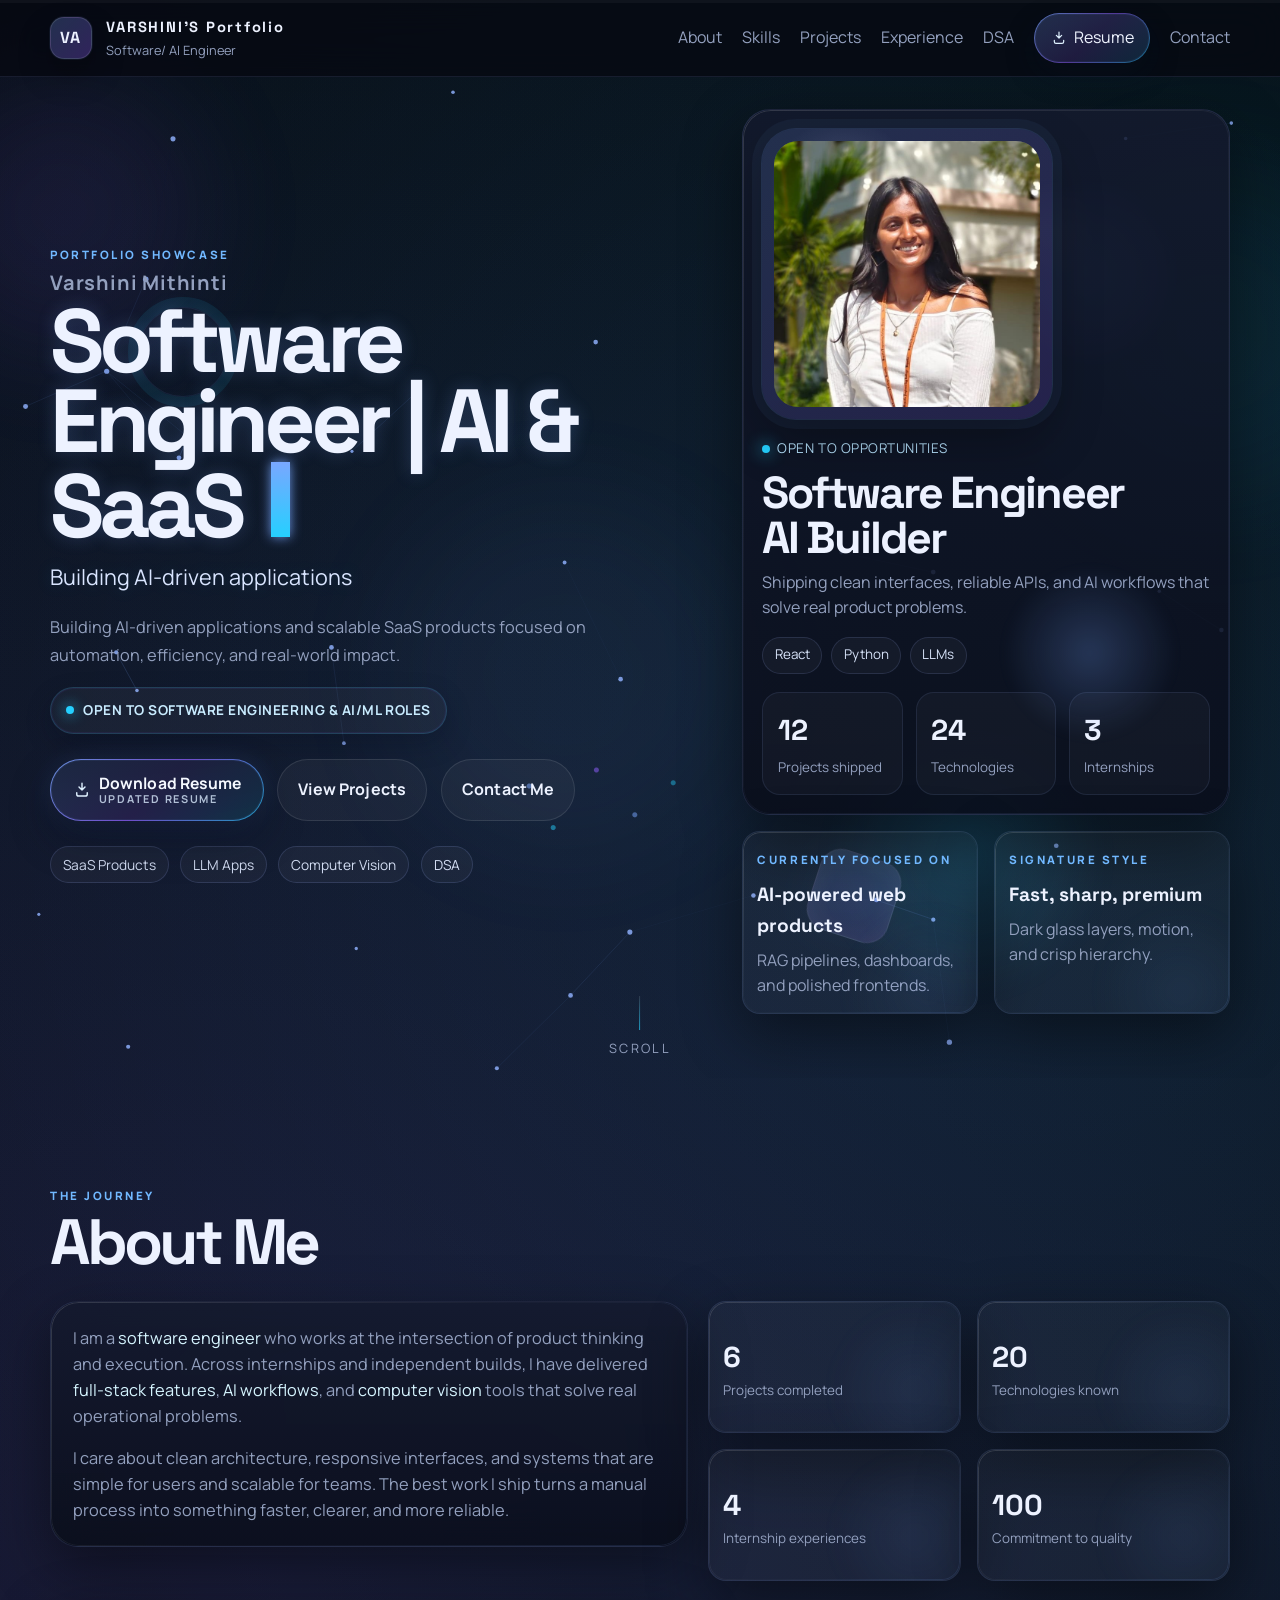
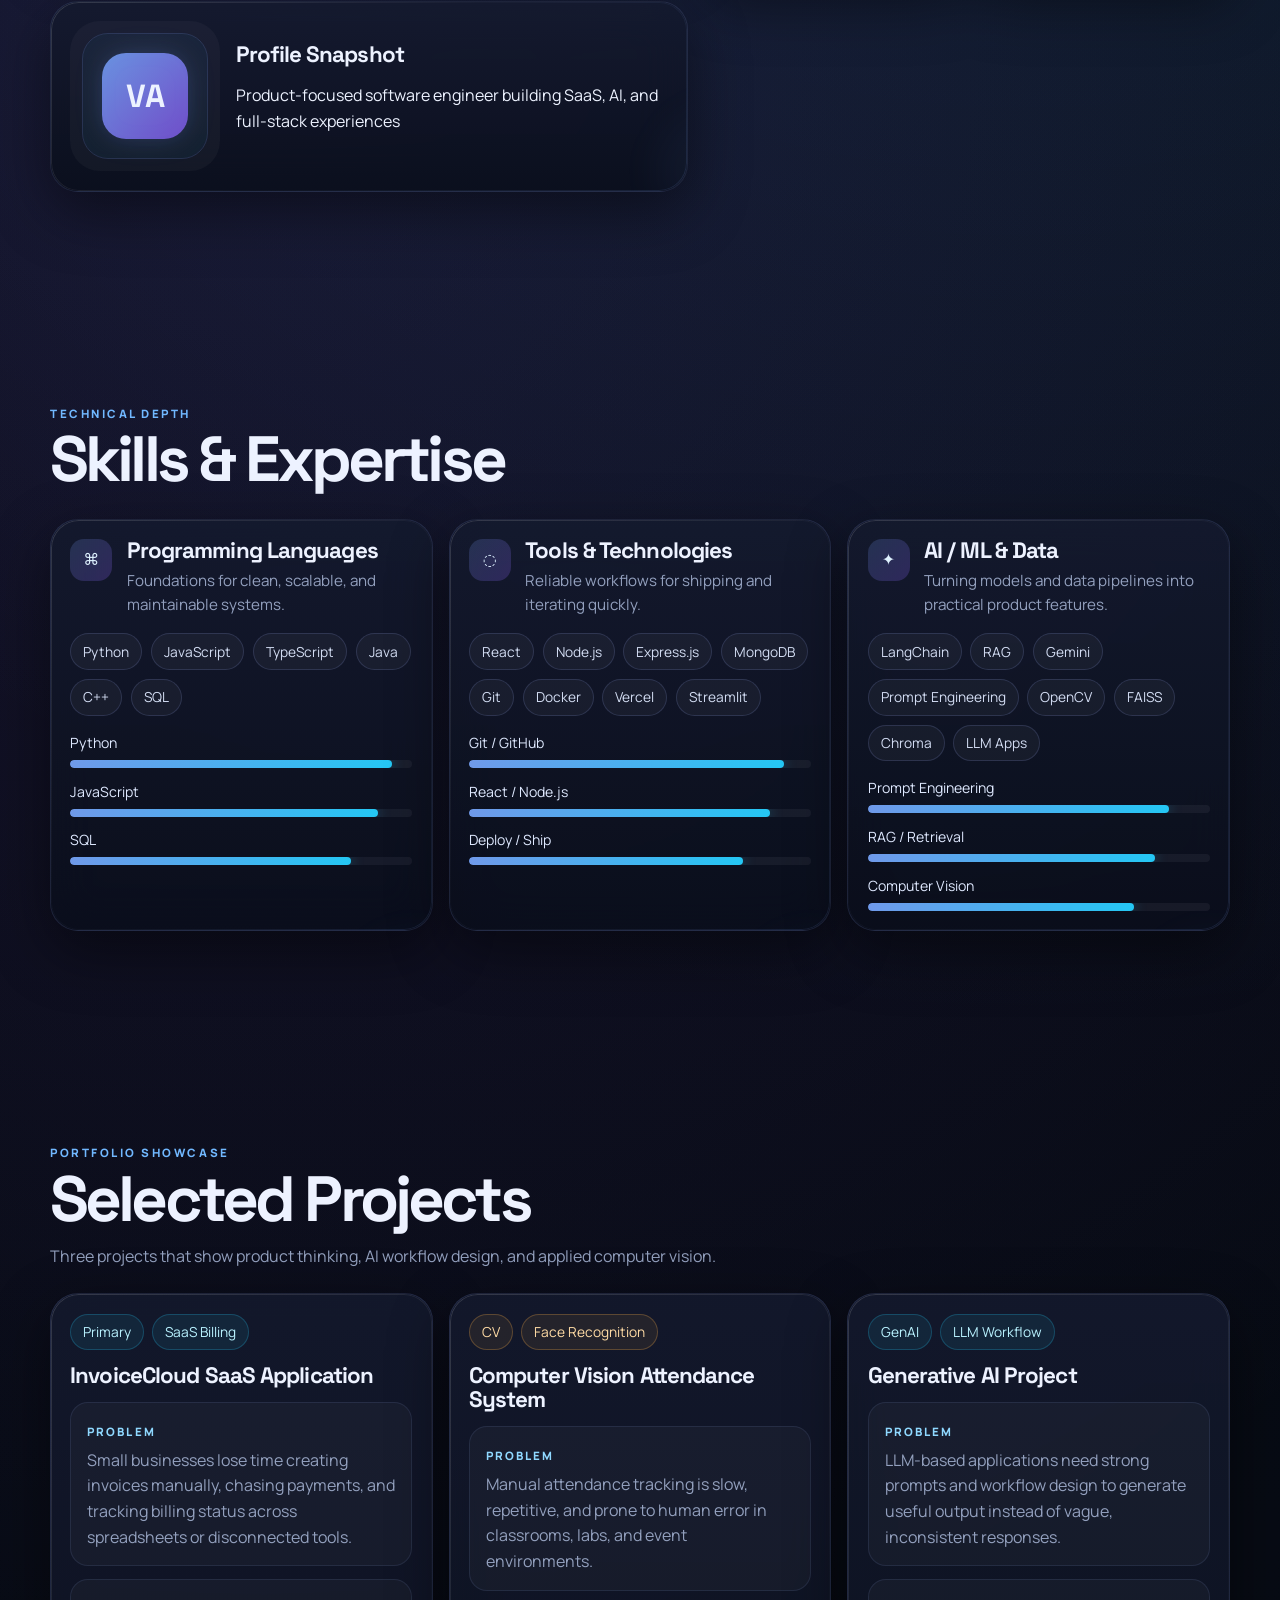
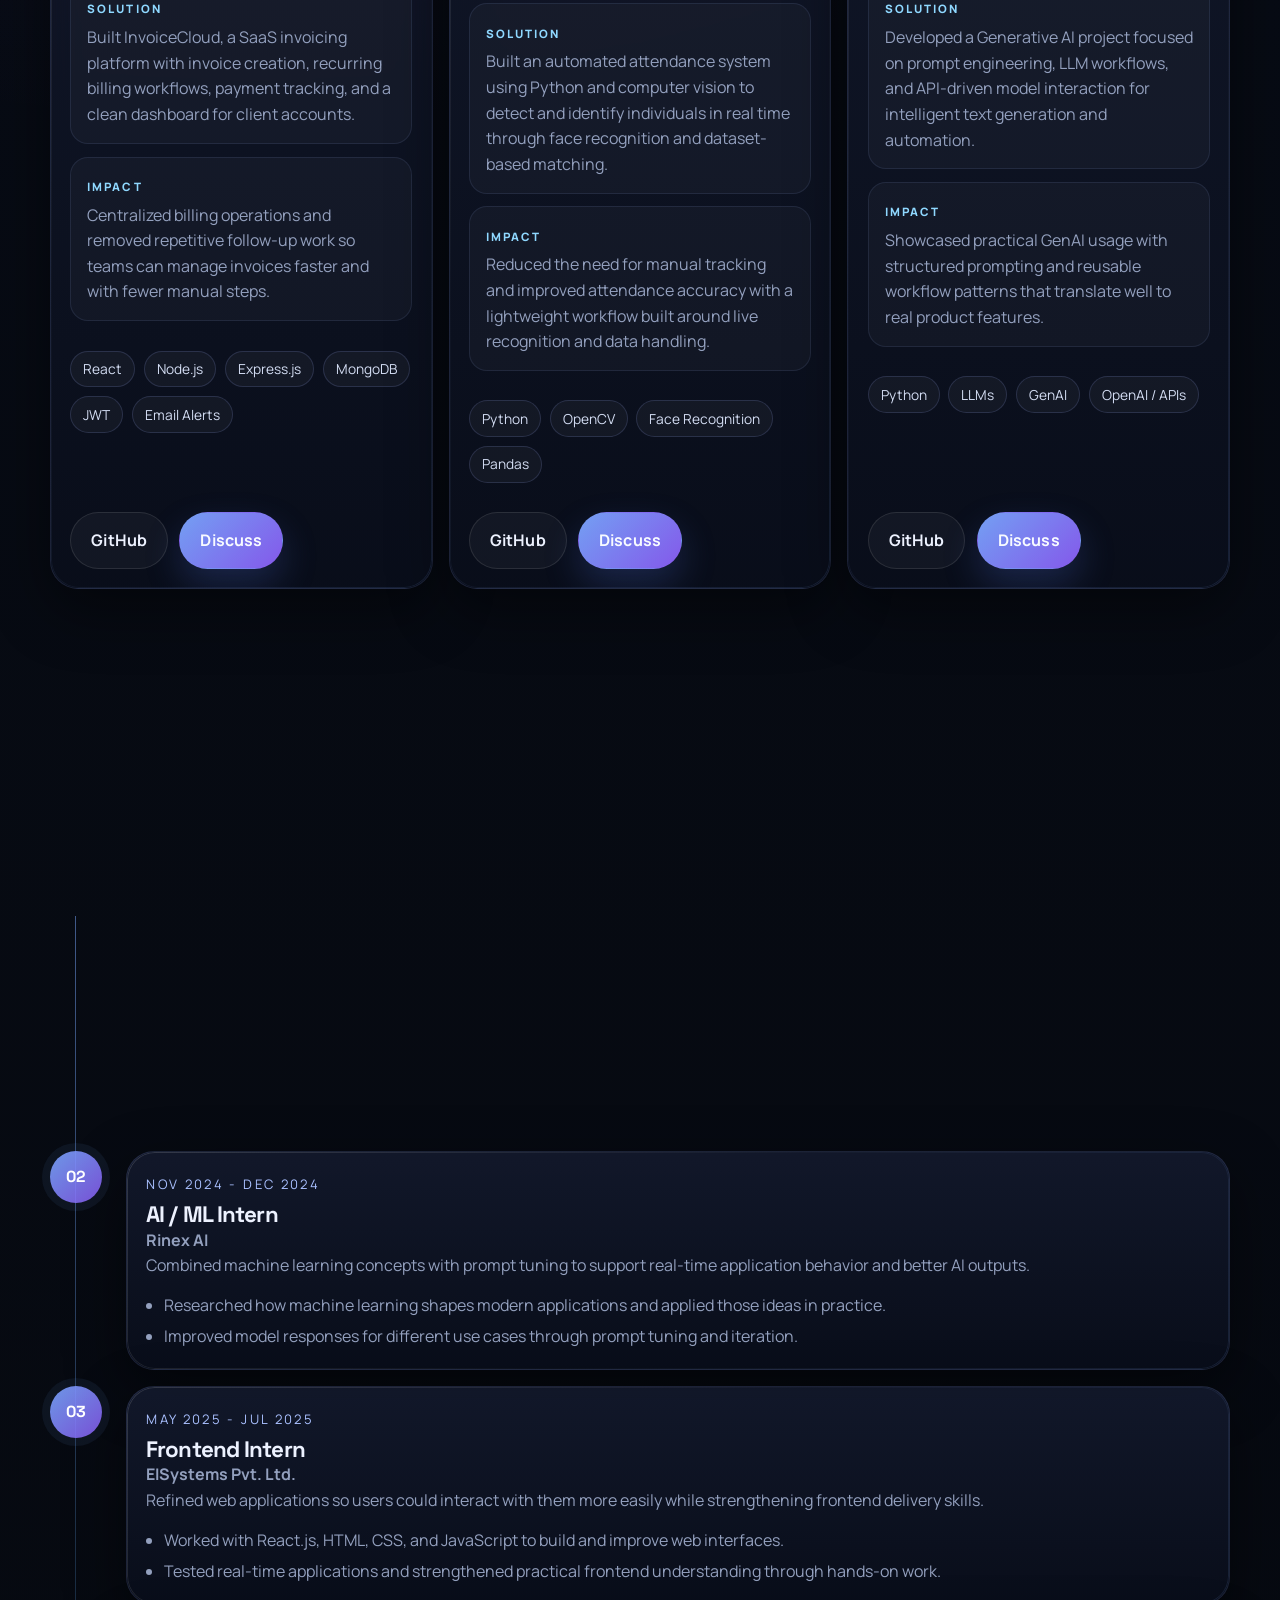
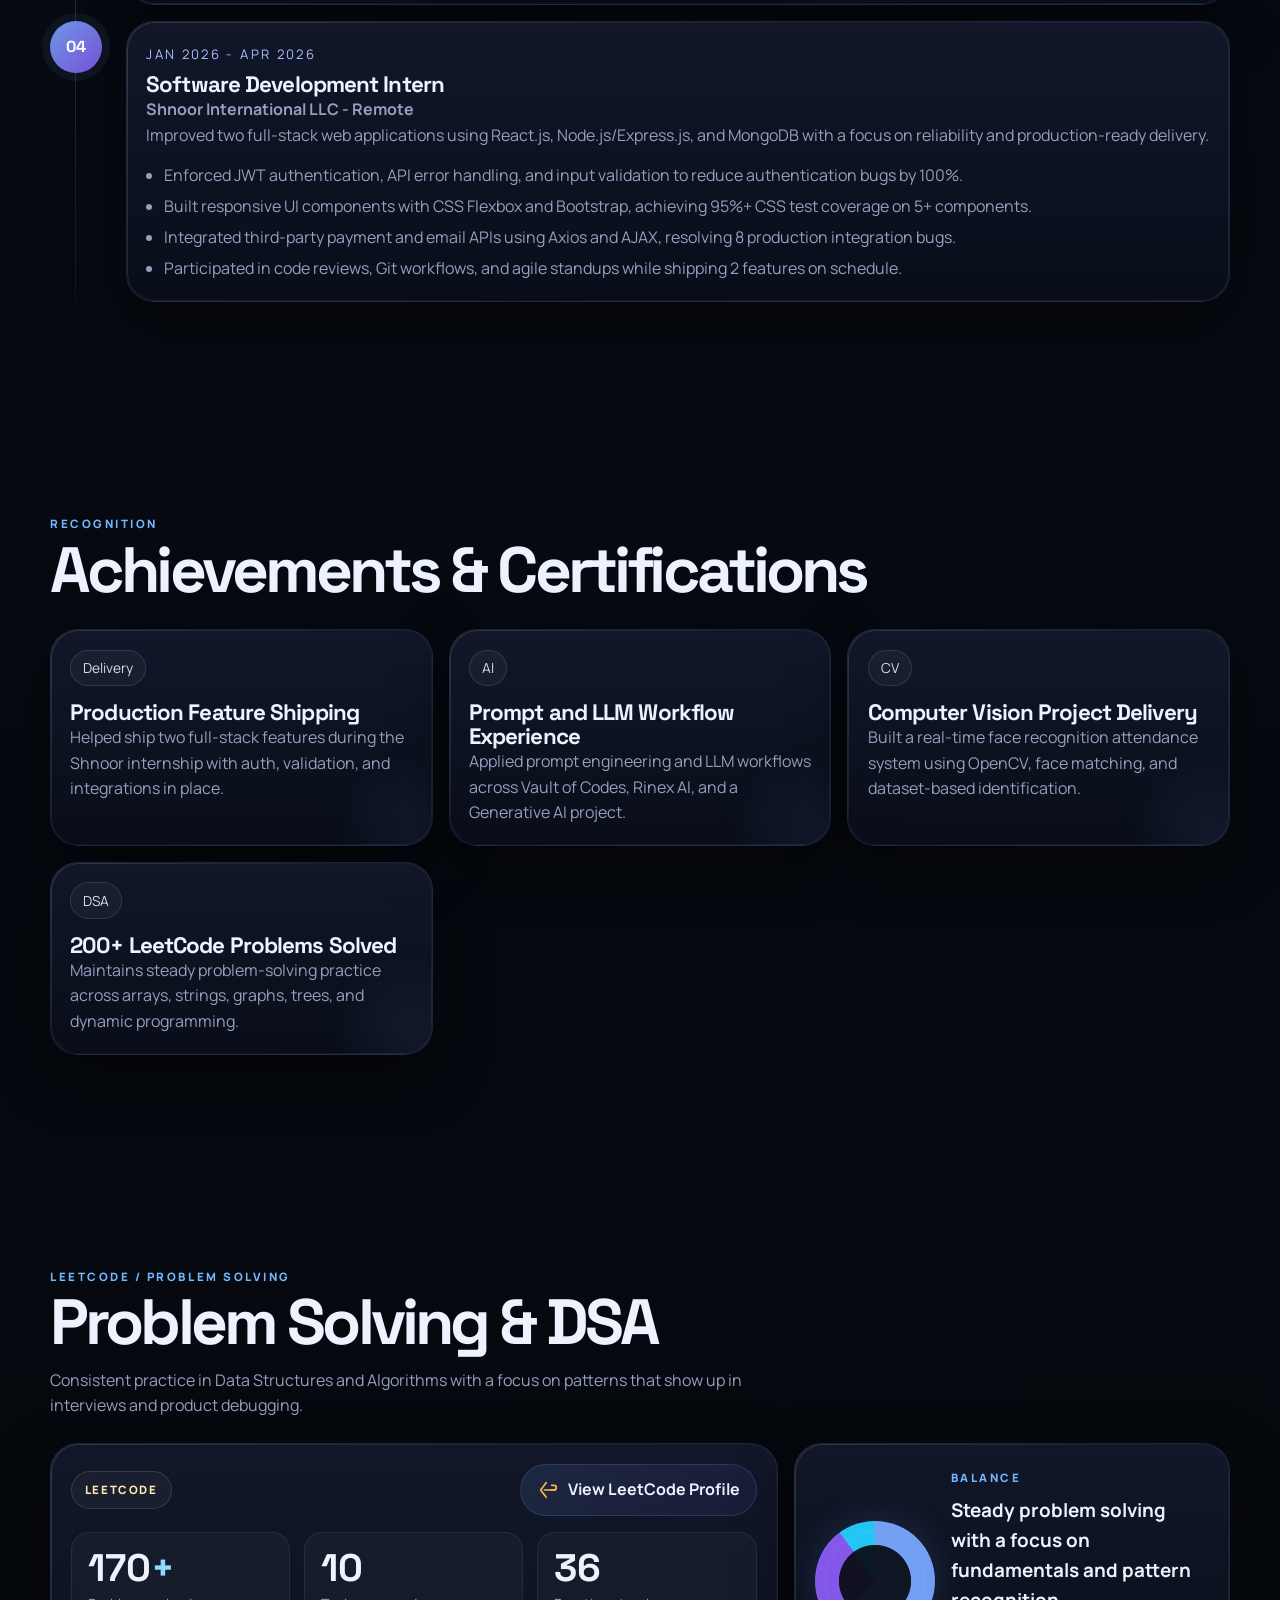
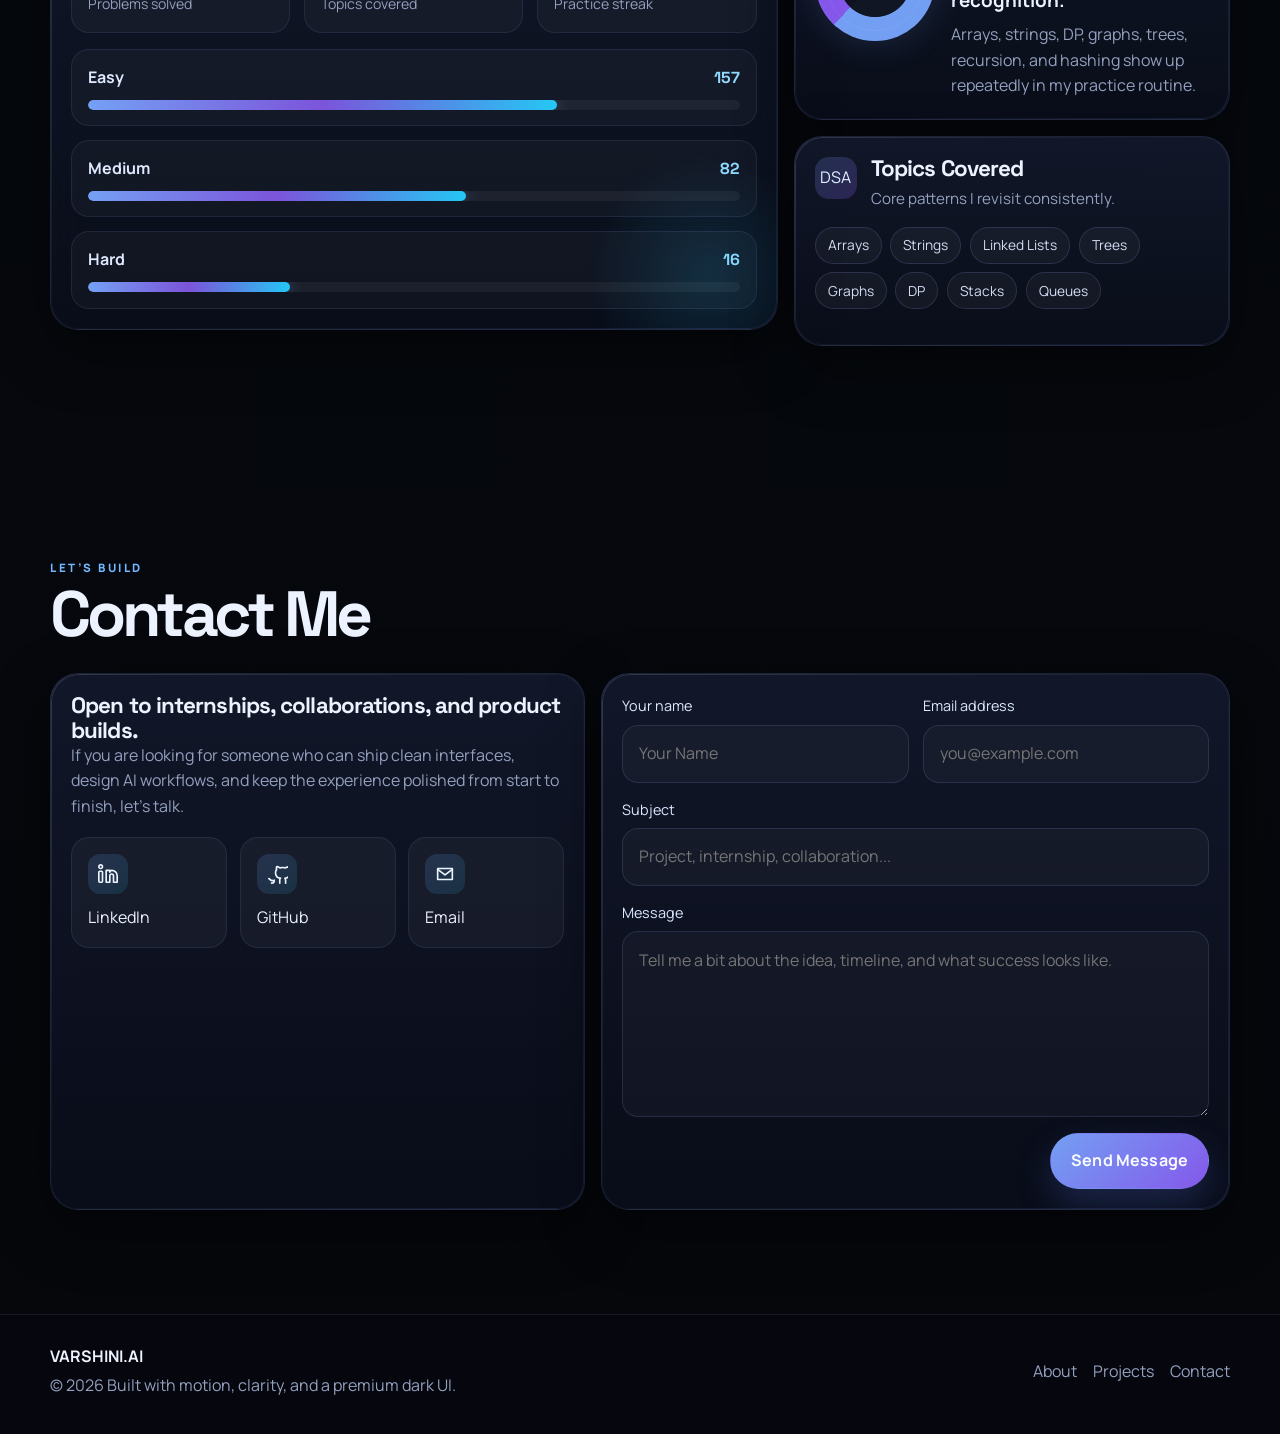
<file: index.html>
<!DOCTYPE html>
<html lang="en">
<head>
  <meta charset="UTF-8" />
  <meta name="viewport" content="width=device-width, initial-scale=1.0" />
  <meta name="description" content="A premium personal portfolio for a Software Engineer and AI Enthusiast." />
  <meta name="theme-color" content="#070a12" />
  <title>Varshini's Portfolio | Software Engineer & AI Enthusiast</title>
  <link rel="preconnect" href="https://fonts.googleapis.com" />
  <link rel="preconnect" href="https://fonts.gstatic.com" crossorigin />
  <link href="https://fonts.googleapis.com/css2?family=Manrope:wght@400;500;600;700;800&family=Space+Grotesk:wght@400;500;600;700&display=swap" rel="stylesheet" />
  <link rel="stylesheet" href="styles.css" />
</head>
<body>
  <div class="scroll-progress" aria-hidden="true"><span></span></div>
  <div class="ambient ambient-one" aria-hidden="true"></div>
  <div class="ambient ambient-two" aria-hidden="true"></div>
  <div class="ambient ambient-three" aria-hidden="true"></div>

  <header class="site-header">
    <div class="container nav-shell">
      <a class="brand" href="#home" aria-label="Varshini.ai home">
        <span class="brand-mark">VA</span>
        <span class="brand-copy">
          <strong>VARSHINI'S Portfolio</strong>
          <small>Software/ AI Engineer</small>
        </span>
      </a>

      <button class="menu-toggle" type="button" aria-expanded="false" aria-controls="primary-nav">
        <span></span>
        <span></span>
      </button>

      <nav class="primary-nav" id="primary-nav">
        <a href="#about">About</a>
        <a href="#skills">Skills</a>
        <a href="#projects">Projects</a>
        <a href="#experience">Experience</a>
        <a href="#problem-solving">DSA</a>
        <a class="nav-resume" href="assets/Varshini_Mithinti_Resume.pdf" download="Varshini_Mithinti_Resume.pdf" title="Updated Resume">
          <span class="nav-icon" aria-hidden="true">
            <svg viewBox="0 0 24 24" width="16" height="16" fill="none" aria-hidden="true">
              <path d="M12 3v9m0 0 4-4m-4 4-4-4" stroke="currentColor" stroke-width="1.8" stroke-linecap="round" stroke-linejoin="round" />
              <path d="M5 15.5v2A2.5 2.5 0 0 0 7.5 20h9a2.5 2.5 0 0 0 2.5-2.5v-2" stroke="currentColor" stroke-width="1.8" stroke-linecap="round" />
            </svg>
          </span>
          <span>Resume</span>
        </a>
        <a href="#contact">Contact</a>
      </nav>
    </div>
  </header>

  <main>
    <section class="hero" id="home">
      <canvas class="particle-canvas" id="particle-canvas" aria-hidden="true"></canvas>
      <div class="hero-3d" aria-hidden="true">
        <span class="hero-shape hero-sphere"></span>
        <span class="hero-shape hero-cube"></span>
        <span class="hero-shape hero-ring"></span>
        <span class="hero-shape hero-particles"></span>
      </div>
      <div class="container hero-grid">
        <div class="hero-copy reveal">
          <span class="eyebrow">Portfolio Showcase</span>
          <h1>
            <span class="hero-intro">Varshini Mithinti</span>
            <span class="hero-name" data-name="Software Engineer | AI & SaaS Builder"></span>
          </h1>
          <p class="hero-roles">
            <span id="typing-role" aria-live="polite"></span>
          </p>
          <p class="hero-summary">
            Building AI-driven applications and scalable SaaS products focused on automation, efficiency, and real-world impact.
          </p>
          <span class="hero-status">Open to Software Engineering & AI/ML Roles</span>
          <div class="hero-actions">
            <a class="btn btn-primary btn-resume" href="assets/Varshini_Mithinti_Resume.pdf" download="Varshini_Mithinti_Resume.pdf" title="Updated Resume">
              <span class="btn-icon" aria-hidden="true">
                <svg viewBox="0 0 24 24" width="18" height="18" fill="none" aria-hidden="true">
                  <path d="M12 3v9m0 0 4-4m-4 4-4-4" stroke="currentColor" stroke-width="1.9" stroke-linecap="round" stroke-linejoin="round" />
                  <path d="M5 15.5v2A2.5 2.5 0 0 0 7.5 20h9a2.5 2.5 0 0 0 2.5-2.5v-2" stroke="currentColor" stroke-width="1.9" stroke-linecap="round" />
                </svg>
              </span>
              <span class="btn-copy">
                <span class="btn-label">Download Resume</span>
                <span class="btn-meta">Updated Resume</span>
              </span>
            </a>
            <a class="btn btn-secondary" href="#projects">View Projects</a>
            <a class="btn btn-secondary" href="#contact">Contact Me</a>
          </div>
          <div class="hero-pills" aria-label="Highlights">
            <span>SaaS Products</span>
            <span>LLM Apps</span>
            <span>Computer Vision</span>
            <span>DSA</span>
          </div>
        </div>

        <div class="hero-visual reveal">
          <div class="profile-card glass-card tilt-card">
            <div class="profile-glow" aria-hidden="true"></div>
            <div class="profile-photo-shell">
              <div class="profile-photo">
                <img src="profile.jpeg" alt="Portrait of Varshini" />
              </div>
            </div>
            <div class="profile-meta">
              <span class="status-dot">Open to opportunities</span>
              <h2>Software Engineer<br />AI Builder</h2>
              <p>Shipping clean interfaces, reliable APIs, and AI workflows that solve real product problems.</p>
            </div>
            <div class="profile-tags">
              <span>React</span>
              <span>Python</span>
              <span>LLMs</span>
            </div>
            <div class="profile-stats">
              <div>
                <strong data-counter="12">0</strong>
                <span>Projects shipped</span>
              </div>
              <div>
                <strong data-counter="24">0</strong>
                <span>Technologies</span>
              </div>
              <div>
                <strong data-counter="3">0</strong>
                <span>Internships</span>
              </div>
            </div>
          </div>

          <div class="mini-stack">
            <article class="mini-card glass-card tilt-card">
              <span class="mini-label">Currently focused on</span>
              <strong>AI-powered web products</strong>
              <p>RAG pipelines, dashboards, and polished frontends.</p>
            </article>
            <article class="mini-card glass-card tilt-card">
              <span class="mini-label">Signature style</span>
              <strong>Fast, sharp, premium</strong>
              <p>Dark glass layers, motion, and crisp hierarchy.</p>
            </article>
          </div>
        </div>
      </div>
      <a class="scroll-hint" href="#about">
        <span></span>
        Scroll
      </a>
    </section>

    <section class="section" id="about">
      <div class="container">
        <div class="section-heading reveal">
          <span class="eyebrow">The Journey</span>
          <h2>About Me</h2>
        </div>
        <div class="about-grid">
          <div class="about-copy glass-card reveal">
            <p>
              I am a <span class="accent">software engineer</span> who works at the intersection of product thinking and execution.
              Across internships and independent builds, I have delivered <span class="accent">full-stack features</span>,
              <span class="accent">AI workflows</span>, and <span class="accent">computer vision</span> tools that solve real operational problems.
            </p>
            <p>
              I care about clean architecture, responsive interfaces, and systems that are simple for users and scalable for teams.
              The best work I ship turns a manual process into something faster, clearer, and more reliable.
            </p>
          </div>

          <div class="about-aside reveal">
            <div class="stats-grid">
              <article class="stat-card glass-card">
                <strong data-counter="6">0</strong>
                <span>Projects completed</span>
              </article>
              <article class="stat-card glass-card">
                <strong data-counter="20">0</strong>
                <span>Technologies known</span>
              </article>
              <article class="stat-card glass-card">
                <strong data-counter="4">0</strong>
                <span>Internship experiences</span>
              </article>
              <article class="stat-card glass-card">
                <strong data-counter="100">0</strong>
                <span>Commitment to quality</span>
              </article>
            </div>
          </div>

          <div class="portrait-card glass-card reveal tilt-card">
            <div class="portrait-frame">
              <div class="portrait-orbit"></div>
              <div class="portrait-core">
                <span>VA</span>
              </div>
            </div>
            <div class="portrait-copy">
              <h3>Profile Snapshot</h3>
              <p>Product-focused software engineer building SaaS, AI, and full-stack experiences</p>
            </div>
          </div>
        </div>
      </div>
    </section>

    <section class="section" id="skills">
      <div class="container">
        <div class="section-heading reveal">
          <span class="eyebrow">Technical Depth</span>
          <h2>Skills & Expertise</h2>
        </div>

        <div class="skills-grid">
          <article class="skill-card glass-card reveal tilt-card">
            <div class="skill-header">
              <span class="skill-icon">⌘</span>
              <div>
                <h3>Programming Languages</h3>
                <p>Foundations for clean, scalable, and maintainable systems.</p>
              </div>
            </div>
            <div class="chip-row">
              <span>Python</span>
              <span>JavaScript</span>
              <span>TypeScript</span>
              <span>Java</span>
              <span>C++</span>
              <span>SQL</span>
            </div>
            <div class="skill-bars">
              <div><label>Python</label><span><i style="width: 94%"></i></span></div>
              <div><label>JavaScript</label><span><i style="width: 90%"></i></span></div>
              <div><label>SQL</label><span><i style="width: 82%"></i></span></div>
            </div>
          </article>

          <article class="skill-card glass-card reveal tilt-card">
            <div class="skill-header">
              <span class="skill-icon">◌</span>
              <div>
                <h3>Tools & Technologies</h3>
                <p>Reliable workflows for shipping and iterating quickly.</p>
              </div>
            </div>
            <div class="chip-row">
              <span>React</span>
              <span>Node.js</span>
              <span>Express.js</span>
              <span>MongoDB</span>
              <span>Git</span>
              <span>Docker</span>
              <span>Vercel</span>
              <span>Streamlit</span>
            </div>
            <div class="skill-bars">
              <div><label>Git / GitHub</label><span><i style="width: 92%"></i></span></div>
              <div><label>React / Node.js</label><span><i style="width: 88%"></i></span></div>
              <div><label>Deploy / Ship</label><span><i style="width: 80%"></i></span></div>
            </div>
          </article>

          <article class="skill-card glass-card reveal tilt-card">
            <div class="skill-header">
              <span class="skill-icon">✦</span>
              <div>
                <h3>AI / ML & Data</h3>
                <p>Turning models and data pipelines into practical product features.</p>
              </div>
            </div>
            <div class="chip-row">
              <span>LangChain</span>
              <span>RAG</span>
              <span>Gemini</span>
              <span>Prompt Engineering</span>
              <span>OpenCV</span>
              <span>FAISS</span>
              <span>Chroma</span>
              <span>LLM Apps</span>
            </div>
            <div class="skill-bars">
              <div><label>Prompt Engineering</label><span><i style="width: 88%"></i></span></div>
              <div><label>RAG / Retrieval</label><span><i style="width: 84%"></i></span></div>
              <div><label>Computer Vision</label><span><i style="width: 78%"></i></span></div>
            </div>
          </article>
        </div>
      </div>
    </section>

    <section class="section" id="projects">
      <div class="container">
        <div class="section-heading reveal">
          <span class="eyebrow">Portfolio Showcase</span>
          <h2>Selected Projects</h2>
        </div>

        <p class="section-blurb reveal">Three projects that show product thinking, AI workflow design, and applied computer vision.</p>

        <div class="project-grid">
          <article class="project-card glass-card reveal tilt-card" data-category="web ai product">
            <div class="project-topline">
              <span class="project-tag accent-cyan">Primary</span>
              <span class="project-tag accent-cyan">SaaS Billing</span>
            </div>
            <h3>InvoiceCloud SaaS Application</h3>
            <div class="project-story">
              <div class="project-block">
                <span>Problem</span>
                <p>Small businesses lose time creating invoices manually, chasing payments, and tracking billing status across spreadsheets or disconnected tools.</p>
              </div>
              <div class="project-block">
                <span>Solution</span>
                <p>Built InvoiceCloud, a SaaS invoicing platform with invoice creation, recurring billing workflows, payment tracking, and a clean dashboard for client accounts.</p>
              </div>
              <div class="project-block">
                <span>Impact</span>
                <p>Centralized billing operations and removed repetitive follow-up work so teams can manage invoices faster and with fewer manual steps.</p>
              </div>
            </div>
            <div class="tag-row">
              <span>React</span>
              <span>Node.js</span>
              <span>Express.js</span>
              <span>MongoDB</span>
              <span>JWT</span>
              <span>Email Alerts</span>
            </div>
            <div class="project-actions">
              <a class="btn btn-secondary" href="https://github.com/Varshashety" target="_blank" rel="noreferrer">GitHub</a>
              <a class="btn btn-primary" href="#contact">Discuss</a>
            </div>
          </article>

          <article class="project-card glass-card reveal tilt-card" data-category="ai tools">
            <div class="project-topline">
              <span class="project-tag accent-orange">CV</span>
              <span class="project-tag accent-orange">Face Recognition</span>
            </div>
            <h3>Computer Vision Attendance System</h3>
            <div class="project-story">
              <div class="project-block">
                <span>Problem</span>
                <p>Manual attendance tracking is slow, repetitive, and prone to human error in classrooms, labs, and event environments.</p>
              </div>
              <div class="project-block">
                <span>Solution</span>
                <p>Built an automated attendance system using Python and computer vision to detect and identify individuals in real time through face recognition and dataset-based matching.</p>
              </div>
              <div class="project-block">
                <span>Impact</span>
                <p>Reduced the need for manual tracking and improved attendance accuracy with a lightweight workflow built around live recognition and data handling.</p>
              </div>
            </div>
            <div class="tag-row">
              <span>Python</span>
              <span>OpenCV</span>
              <span>Face Recognition</span>
              <span>Pandas</span>
            </div>
            <div class="project-actions">
              <a class="btn btn-secondary" href="https://github.com/Varshashety/computer-vision-attendance-system" target="_blank" rel="noreferrer">GitHub</a>
              <a class="btn btn-primary" href="#contact">Discuss</a>
            </div>
          </article>

          <article class="project-card glass-card reveal tilt-card" data-category="ai tools">
            <div class="project-topline">
              <span class="project-tag accent-cyan">GenAI</span>
              <span class="project-tag accent-cyan">LLM Workflow</span>
            </div>
            <h3>Generative AI Project</h3>
            <div class="project-story">
              <div class="project-block">
                <span>Problem</span>
                <p>LLM-based applications need strong prompts and workflow design to generate useful output instead of vague, inconsistent responses.</p>
              </div>
              <div class="project-block">
                <span>Solution</span>
                <p>Developed a Generative AI project focused on prompt engineering, LLM workflows, and API-driven model interaction for intelligent text generation and automation.</p>
              </div>
              <div class="project-block">
                <span>Impact</span>
                <p>Showcased practical GenAI usage with structured prompting and reusable workflow patterns that translate well to real product features.</p>
              </div>
            </div>
            <div class="tag-row">
              <span>Python</span>
              <span>LLMs</span>
              <span>GenAI</span>
              <span>OpenAI / APIs</span>
            </div>
            <div class="project-actions">
              <a class="btn btn-secondary" href="https://github.com/Varshashety/GenAi-Assignment.git" target="_blank" rel="noreferrer">GitHub</a>
              <a class="btn btn-primary" href="#contact">Discuss</a>
            </div>
          </article>
        </div>
      </div>
    </section>

    <section class="section" id="experience">
      <div class="container">
        <div class="section-heading reveal">
          <span class="eyebrow">Professional Path</span>
          <h2>Experience</h2>
        </div>

        <div class="timeline">
          <article class="timeline-item reveal">
            <div class="timeline-badge">01</div>
            <div class="timeline-card glass-card tilt-card">
              <span class="timeline-date">May 2024 - Jun 2024</span>
              <h3>Prompt Engineering Intern</h3>
              <p class="timeline-org">Vault of Codes</p>
              <p>Improved prompt quality across multiple use cases by refining structure, constraints, and response targets.</p>
              <ul>
                <li>Researched prompt engineering techniques to improve response accuracy, consistency, and task alignment.</li>
                <li>Refined prompt templates for different workflows to reduce ambiguity and improve output quality.</li>
              </ul>
            </div>
          </article>

          <article class="timeline-item reveal">
            <div class="timeline-badge">02</div>
            <div class="timeline-card glass-card tilt-card">
              <span class="timeline-date">Nov 2024 - Dec 2024</span>
              <h3>AI / ML Intern</h3>
              <p class="timeline-org">Rinex AI</p>
              <p>Combined machine learning concepts with prompt tuning to support real-time application behavior and better AI outputs.</p>
              <ul>
                <li>Researched how machine learning shapes modern applications and applied those ideas in practice.</li>
                <li>Improved model responses for different use cases through prompt tuning and iteration.</li>
              </ul>
            </div>
          </article>

          <article class="timeline-item reveal">
            <div class="timeline-badge">03</div>
            <div class="timeline-card glass-card tilt-card">
              <span class="timeline-date">May 2025 - Jul 2025</span>
              <h3>Frontend Intern</h3>
              <p class="timeline-org">EISystems Pvt. Ltd.</p>
              <p>Refined web applications so users could interact with them more easily while strengthening frontend delivery skills.</p>
              <ul>
                <li>Worked with React.js, HTML, CSS, and JavaScript to build and improve web interfaces.</li>
                <li>Tested real-time applications and strengthened practical frontend understanding through hands-on work.</li>
              </ul>
            </div>
          </article>

          <article class="timeline-item reveal">
            <div class="timeline-badge">04</div>
            <div class="timeline-card glass-card tilt-card">
              <span class="timeline-date">Jan 2026 - Apr 2026</span>
              <h3>Software Development Intern</h3>
              <p class="timeline-org">Shnoor International LLC - Remote</p>
              <p>Improved two full-stack web applications using React.js, Node.js/Express.js, and MongoDB with a focus on reliability and production-ready delivery.</p>
              <ul>
                <li>Enforced JWT authentication, API error handling, and input validation to reduce authentication bugs by 100%.</li>
                <li>Built responsive UI components with CSS Flexbox and Bootstrap, achieving 95%+ CSS test coverage on 5+ components.</li>
                <li>Integrated third-party payment and email APIs using Axios and AJAX, resolving 8 production integration bugs.</li>
                <li>Participated in code reviews, Git workflows, and agile standups while shipping 2 features on schedule.</li>
              </ul>
            </div>
          </article>
        </div>
      </div>
    </section>

    <section class="section" id="achievements">
      <div class="container">
        <div class="section-heading reveal">
          <span class="eyebrow">Recognition</span>
          <h2>Achievements & Certifications</h2>
        </div>

        <div class="achievement-grid">
          <article class="achievement-card glass-card reveal tilt-card">
            <span class="badge">Delivery</span>
            <h3>Production Feature Shipping</h3>
            <p>Helped ship two full-stack features during the Shnoor internship with auth, validation, and integrations in place.</p>
          </article>
          <article class="achievement-card glass-card reveal tilt-card">
            <span class="badge">AI</span>
            <h3>Prompt and LLM Workflow Experience</h3>
            <p>Applied prompt engineering and LLM workflows across Vault of Codes, Rinex AI, and a Generative AI project.</p>
          </article>
          <article class="achievement-card glass-card reveal tilt-card">
            <span class="badge">CV</span>
            <h3>Computer Vision Project Delivery</h3>
            <p>Built a real-time face recognition attendance system using OpenCV, face matching, and dataset-based identification.</p>
          </article>
          <article class="achievement-card glass-card reveal tilt-card">
            <span class="badge">DSA</span>
            <h3>200+ LeetCode Problems Solved</h3>
            <p>Maintains steady problem-solving practice across arrays, strings, graphs, trees, and dynamic programming.</p>
          </article>
        </div>
      </div>
    </section>

    <section class="section" id="problem-solving">
      <div class="container">
        <div class="section-heading reveal">
          <span class="eyebrow">LeetCode / Problem Solving</span>
          <h2>Problem Solving & DSA</h2>
        </div>
        <p class="section-blurb reveal">Consistent practice in Data Structures and Algorithms with a focus on patterns that show up in interviews and product debugging.</p>

        <div class="leetcode-grid">
          <article class="leetcode-card glass-card reveal tilt-card">
            <div class="leetcode-topline">
              <span class="leetcode-badge">LeetCode</span>
              <a class="leetcode-profile-link" href="https://leetcode.com/u/Z1bnJOFAsI/" target="_blank" rel="noreferrer">
                <span class="leetcode-icon" aria-hidden="true">
                  <svg viewBox="0 0 24 24" fill="none" stroke="currentColor" stroke-width="1.8" stroke-linecap="round" stroke-linejoin="round">
                    <path d="M10 4 4 12l6 8" />
                    <path d="M8 12h12" />
                    <path d="M16 7h2.5a2.5 2.5 0 0 1 0 5H15" />
                  </svg>
                </span>
                View LeetCode Profile
              </a>
            </div>

            <div class="leetcode-stats">
              <div class="leetcode-stat">
                <strong data-counter="200">0</strong>
                <span>Problems solved</span>
              </div>
              <div class="leetcode-stat">
                <strong data-counter="12">0</strong>
                <span>Topics covered</span>
              </div>
              <div class="leetcode-stat">
                <strong data-counter="42">0</strong>
                <span>Practice streak</span>
              </div>
            </div>

            <div class="leetcode-progress-grid">
              <div class="leetcode-progress-card">
                <div class="leetcode-progress-head">
                  <span>Easy</span>
                  <strong data-counter="185">0</strong>
                </div>
                <div class="leetcode-bar"><i style="width: 72%"></i></div>
              </div>
              <div class="leetcode-progress-card">
                <div class="leetcode-progress-head">
                  <span>Medium</span>
                  <strong data-counter="96">0</strong>
                </div>
                <div class="leetcode-bar"><i style="width: 58%"></i></div>
              </div>
              <div class="leetcode-progress-card">
                <div class="leetcode-progress-head">
                  <span>Hard</span>
                  <strong data-counter="19">0</strong>
                </div>
                <div class="leetcode-bar"><i style="width: 31%"></i></div>
              </div>
            </div>
          </article>

          <aside class="leetcode-aside reveal">
            <div class="leetcode-ring-card glass-card tilt-card">
              <div class="leetcode-ring" aria-hidden="true" style="--easy: 62; --medium: 28; --hard: 10;"></div>
              <div class="leetcode-ring-copy">
                <span class="mini-label">Balance</span>
                <h3>Steady problem solving with a focus on fundamentals and pattern recognition.</h3>
                <p>Arrays, strings, DP, graphs, trees, recursion, and hashing show up repeatedly in my practice routine.</p>
              </div>
            </div>

            <div class="leetcode-topic-card glass-card tilt-card">
              <div class="skill-header">
                <span class="skill-icon">DSA</span>
                <div>
                  <h3>Topics Covered</h3>
                  <p>Core patterns I revisit consistently.</p>
                </div>
              </div>
              <div class="chip-row">
                <span>Arrays</span>
                <span>Strings</span>
                <span>Linked Lists</span>
                <span>Trees</span>
                <span>Graphs</span>
                <span>DP</span>
                <span>Stacks</span>
                <span>Queues</span>
              </div>
            </div>
          </aside>
        </div>
      </div>
    </section>

    <section class="section contact-section" id="contact">
      <div class="container">
        <div class="section-heading reveal">
          <span class="eyebrow">Let’s Build</span>
          <h2>Contact Me</h2>
        </div>

        <div class="contact-grid">
          <div class="contact-copy glass-card reveal">
            <h3>Open to internships, collaborations, and product builds.</h3>
            <p>
              If you are looking for someone who can ship clean interfaces, design AI workflows, and keep the experience polished from start to finish, let’s talk.
            </p>

            <div class="contact-links">
              <a class="contact-link" href="https://www.linkedin.com" target="_blank" rel="noreferrer">
                <span class="icon" aria-hidden="true">
                  <svg viewBox="0 0 24 24" fill="none" stroke="currentColor" stroke-width="1.8" stroke-linecap="round" stroke-linejoin="round">
                    <path d="M16 8a6 6 0 0 1 6 6v7h-4v-7a2 2 0 0 0-4 0v7h-4V8h4v2a4 4 0 0 1 2-2Z"/>
                    <rect x="2" y="9" width="4" height="12" rx="1"/>
                    <circle cx="4" cy="4" r="2"/>
                  </svg>
                </span>
                LinkedIn
              </a>
              <a class="contact-link" href="https://github.com/Varshashety" target="_blank" rel="noreferrer">
                <span class="icon" aria-hidden="true">
                  <svg viewBox="0 0 24 24" fill="none" stroke="currentColor" stroke-width="1.8" stroke-linecap="round" stroke-linejoin="round">
                    <path d="M9 19c-4.5 1.5-4.5-2-6-2"/>
                    <path d="M15 22v-3.5c0-.9.3-1.6.8-2-2.6-.3-5.4-1.3-5.4-6a4.7 4.7 0 0 1 1.2-3.3 4.4 4.4 0 0 1 .1-3.2s1-.3 3.4 1.3a11.7 11.7 0 0 1 6.2 0C23.7 3.9 24.7 4.2 24.7 4.2a4.4 4.4 0 0 1 .1 3.2A4.7 4.7 0 0 1 26 10.7c0 4.7-2.8 5.7-5.4 6 .5.4.8 1.2.8 2V22"/>
                    <path d="M9 19c0 1.2 0 3-3 3"/>
                  </svg>
                </span>
                GitHub
              </a>
              <a class="contact-link" href="mailto:hello@varshini.ai">
                <span class="icon" aria-hidden="true">
                  <svg viewBox="0 0 24 24" fill="none" stroke="currentColor" stroke-width="1.8" stroke-linecap="round" stroke-linejoin="round">
                    <path d="M4 6h16v12H4z"/>
                    <path d="m4 7 8 6 8-6"/>
                  </svg>
                </span>
                Email
              </a>
            </div>
          </div>

          <form class="contact-form glass-card reveal" novalidate>
            <div class="field-row">
              <label>
                <span>Your name</span>
                <input type="text" name="name" placeholder="Your Name" autocomplete="name" />
              </label>
              <label>
                <span>Email address</span>
                <input type="email" name="email" placeholder="you@example.com" autocomplete="email" />
              </label>
            </div>
            <label>
              <span>Subject</span>
              <input type="text" name="subject" placeholder="Project, internship, collaboration..." />
            </label>
            <label>
              <span>Message</span>
              <textarea name="message" rows="6" placeholder="Tell me a bit about the idea, timeline, and what success looks like."></textarea>
            </label>
            <div class="form-footer">
              <p class="form-status" aria-live="polite"></p>
              <button class="btn btn-primary" type="submit">Send Message</button>
            </div>
          </form>
        </div>
      </div>
    </section>
  </main>

  <footer class="site-footer">
    <div class="container footer-shell">
      <div>
        <strong>VARSHINI.AI</strong>
        <p>© 2026 Built with motion, clarity, and a premium dark UI.</p>
      </div>
      <nav class="footer-links" aria-label="Footer links">
        <a href="#about">About</a>
        <a href="#projects">Projects</a>
        <a href="#contact">Contact</a>
      </nav>
    </div>
  </footer>

  <script src="script.js"></script>
</body>
</html>
</file>
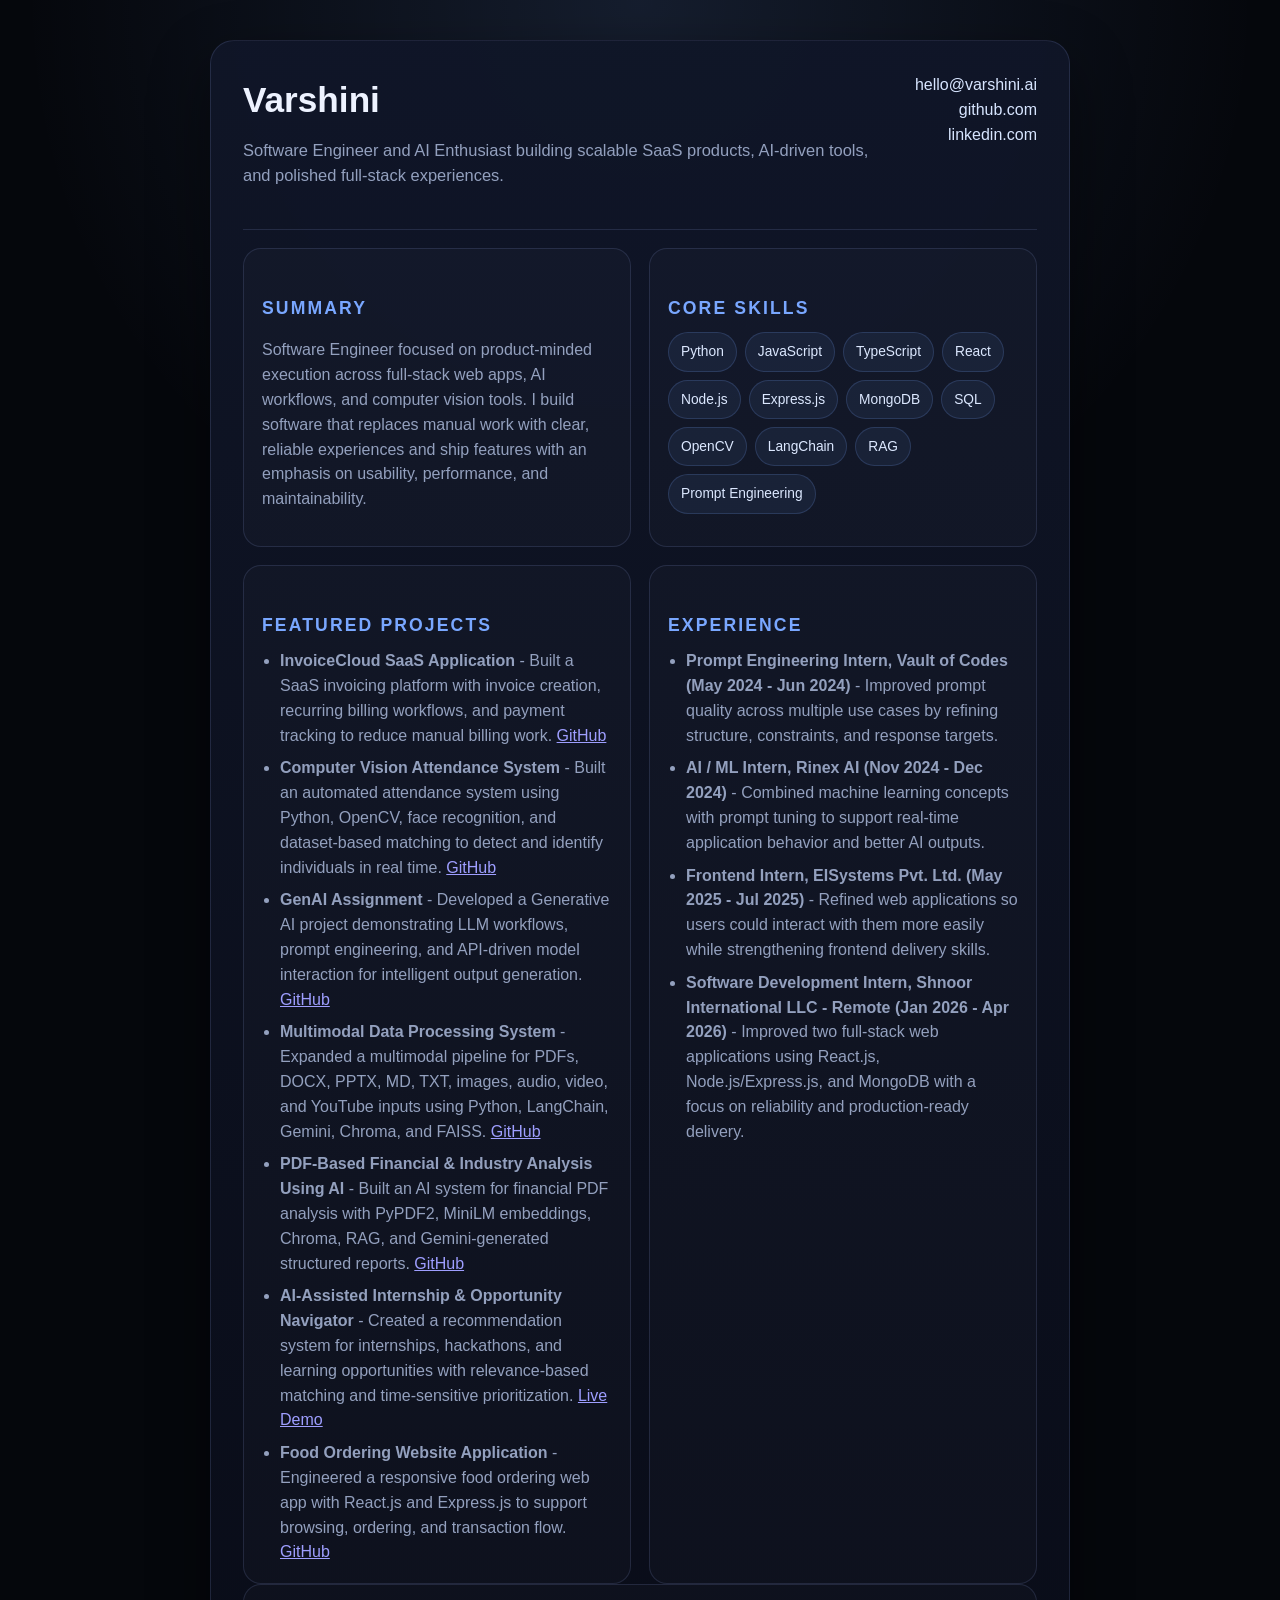
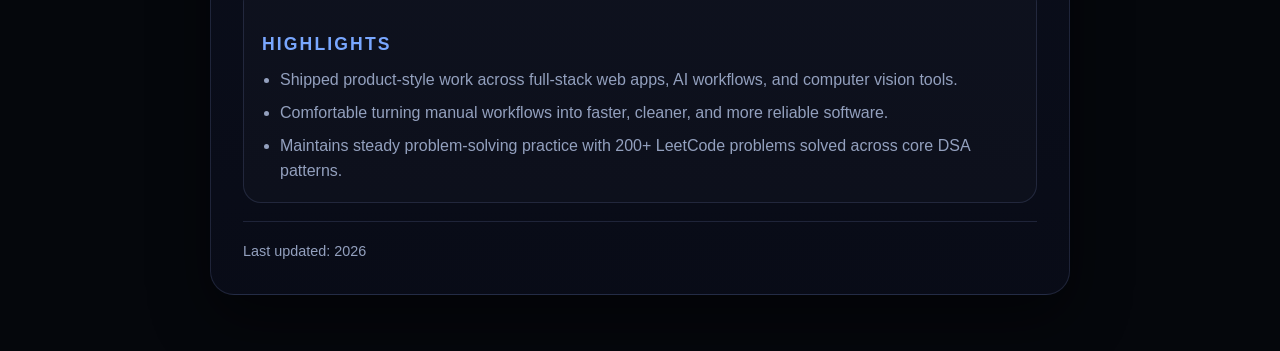
<file: resume.html>
<!DOCTYPE html>
<html lang="en">
<head>
  <meta charset="UTF-8" />
  <meta name="viewport" content="width=device-width, initial-scale=1.0" />
  <title>Varshini Resume</title>
  <style>
    :root {
      color-scheme: dark;
      --bg: #05070c;
      --panel: #0d1324;
      --text: #edf2ff;
      --muted: #93a0be;
      --accent: #79a7ff;
      --accent-2: #8b5cf6;
      --line: rgba(142, 161, 230, 0.16);
    }

    * { box-sizing: border-box; }
    body {
      margin: 0;
      background: radial-gradient(circle at top, rgba(121, 167, 255, 0.14), transparent 30%), var(--bg);
      color: var(--text);
      font-family: Arial, sans-serif;
      line-height: 1.55;
    }
    .page {
      max-width: 900px;
      margin: 0 auto;
      padding: 40px 20px 56px;
    }
    .card {
      background: linear-gradient(180deg, rgba(16, 22, 40, 0.96), rgba(9, 12, 24, 0.96));
      border: 1px solid var(--line);
      border-radius: 24px;
      padding: 32px;
      box-shadow: 0 24px 60px rgba(0, 0, 0, 0.45);
    }
    h1, h2, h3 { margin: 0; font-family: "Arial", sans-serif; }
    h1 { font-size: 2.2rem; }
    h2 { font-size: 1.1rem; letter-spacing: 0.12em; text-transform: uppercase; color: var(--accent); margin-top: 28px; }
    p, li { color: var(--muted); }
    .lede { margin-top: 10px; font-size: 1.03rem; max-width: 70ch; }
    .top {
      display: flex;
      justify-content: space-between;
      gap: 18px;
      flex-wrap: wrap;
      align-items: flex-start;
      padding-bottom: 24px;
      border-bottom: 1px solid var(--line);
    }
    .contact {
      text-align: right;
      color: var(--muted);
    }
    .contact a { color: #d7e5ff; text-decoration: none; }
    .grid {
      display: grid;
      grid-template-columns: repeat(2, minmax(0, 1fr));
      gap: 18px;
      margin-top: 18px;
    }
    .section {
      border: 1px solid var(--line);
      border-radius: 18px;
      padding: 18px;
      background: rgba(255, 255, 255, 0.02);
    }
    .tags {
      display: flex;
      flex-wrap: wrap;
      gap: 8px;
      margin-top: 10px;
    }
    .tag {
      padding: 8px 12px;
      border-radius: 999px;
      background: rgba(121, 167, 255, 0.08);
      border: 1px solid rgba(121, 167, 255, 0.18);
      color: #dce8ff;
      font-size: 0.86rem;
    }
    ul {
      margin: 10px 0 0;
      padding-left: 18px;
    }
    li + li { margin-top: 8px; }
    .footer {
      margin-top: 18px;
      padding-top: 18px;
      border-top: 1px solid var(--line);
      font-size: 0.9rem;
      color: var(--muted);
    }
    @media print {
      body { background: #fff; color: #000; }
      .page { padding: 0; max-width: none; }
      .card { border: none; box-shadow: none; }
      .section, .top { break-inside: avoid; }
      a { color: #000; }
    }
    @media (max-width: 720px) {
      .grid { grid-template-columns: 1fr; }
      .contact { text-align: left; }
    }
  </style>
</head>
<body>
  <div class="page">
    <div class="card">
      <div class="top">
        <div>
          <h1>Varshini</h1>
          <p class="lede">Software Engineer and AI Enthusiast building scalable SaaS products, AI-driven tools, and polished full-stack experiences.</p>
        </div>
        <div class="contact">
          <div><a href="mailto:hello@varshini.ai">hello@varshini.ai</a></div>
          <div><a href="https://github.com" target="_blank" rel="noreferrer">github.com</a></div>
          <div><a href="https://linkedin.com" target="_blank" rel="noreferrer">linkedin.com</a></div>
        </div>
      </div>

      <div class="grid">
        <div class="section">
          <h2>Summary</h2>
          <p>Software Engineer focused on product-minded execution across full-stack web apps, AI workflows, and computer vision tools. I build software that replaces manual work with clear, reliable experiences and ship features with an emphasis on usability, performance, and maintainability.</p>
        </div>
        <div class="section">
          <h2>Core Skills</h2>
          <div class="tags">
            <span class="tag">Python</span>
            <span class="tag">JavaScript</span>
            <span class="tag">TypeScript</span>
            <span class="tag">React</span>
            <span class="tag">Node.js</span>
            <span class="tag">Express.js</span>
            <span class="tag">MongoDB</span>
            <span class="tag">SQL</span>
            <span class="tag">OpenCV</span>
            <span class="tag">LangChain</span>
            <span class="tag">RAG</span>
            <span class="tag">Prompt Engineering</span>
          </div>
        </div>
      </div>

      <div class="grid">
        <div class="section">
          <h2>Featured Projects</h2>
          <ul>
            <li><strong>InvoiceCloud SaaS Application</strong> - Built a SaaS invoicing platform with invoice creation, recurring billing workflows, and payment tracking to reduce manual billing work. <a href="https://github.com/Varshashety" target="_blank" rel="noreferrer">GitHub</a></li>
            <li><strong>Computer Vision Attendance System</strong> - Built an automated attendance system using Python, OpenCV, face recognition, and dataset-based matching to detect and identify individuals in real time. <a href="https://github.com/Varshashety/computer-vision-attendance-system" target="_blank" rel="noreferrer">GitHub</a></li>
            <li><strong>GenAI Assignment</strong> - Developed a Generative AI project demonstrating LLM workflows, prompt engineering, and API-driven model interaction for intelligent output generation. <a href="https://github.com/Varshashety/GenAi-Assignment.git" target="_blank" rel="noreferrer">GitHub</a></li>
            <li><strong>Multimodal Data Processing System</strong> - Expanded a multimodal pipeline for PDFs, DOCX, PPTX, MD, TXT, images, audio, video, and YouTube inputs using Python, LangChain, Gemini, Chroma, and FAISS. <a href="https://github.com/Varshashety/Multimodal-Data-Processing-System" target="_blank" rel="noreferrer">GitHub</a></li>
            <li><strong>PDF-Based Financial & Industry Analysis Using AI</strong> - Built an AI system for financial PDF analysis with PyPDF2, MiniLM embeddings, Chroma, RAG, and Gemini-generated structured reports. <a href="https://github.com/Varshashety/PDF-Based-Financial-Industry-Analysis" target="_blank" rel="noreferrer">GitHub</a></li>
            <li><strong>AI-Assisted Internship & Opportunity Navigator</strong> - Created a recommendation system for internships, hackathons, and learning opportunities with relevance-based matching and time-sensitive prioritization. <a href="https://opportune-7ehpubbp.manus.space" target="_blank" rel="noreferrer">Live Demo</a></li>
            <li><strong>Food Ordering Website Application</strong> - Engineered a responsive food ordering web app with React.js and Express.js to support browsing, ordering, and transaction flow. <a href="https://github.com/Varshashety/reactproject" target="_blank" rel="noreferrer">GitHub</a></li>
          </ul>
        </div>
        <div class="section">
          <h2>Experience</h2>
          <ul>
            <li><strong>Prompt Engineering Intern, Vault of Codes (May 2024 - Jun 2024)</strong> - Improved prompt quality across multiple use cases by refining structure, constraints, and response targets.</li>
            <li><strong>AI / ML Intern, Rinex AI (Nov 2024 - Dec 2024)</strong> - Combined machine learning concepts with prompt tuning to support real-time application behavior and better AI outputs.</li>
            <li><strong>Frontend Intern, EISystems Pvt. Ltd. (May 2025 - Jul 2025)</strong> - Refined web applications so users could interact with them more easily while strengthening frontend delivery skills.</li>
            <li><strong>Software Development Intern, Shnoor International LLC - Remote (Jan 2026 - Apr 2026)</strong> - Improved two full-stack web applications using React.js, Node.js/Express.js, and MongoDB with a focus on reliability and production-ready delivery.</li>
          </ul>
        </div>
      </div>

      <div class="section">
        <h2>Highlights</h2>
        <ul>
          <li>Shipped product-style work across full-stack web apps, AI workflows, and computer vision tools.</li>
          <li>Comfortable turning manual workflows into faster, cleaner, and more reliable software.</li>
          <li>Maintains steady problem-solving practice with 200+ LeetCode problems solved across core DSA patterns.</li>
        </ul>
      </div>

      <div class="footer">
        Last updated: 2026
      </div>
    </div>
  </div>
</body>
</html>
</file>
<file: styles.css>
:root {
  color-scheme: dark;
  --bg: #060810;
  --bg-soft: #0a1020;
  --panel: rgba(11, 16, 30, 0.74);
  --panel-strong: rgba(14, 19, 36, 0.88);
  --line: rgba(136, 160, 255, 0.16);
  --text: #edf2ff;
  --muted: #93a0be;
  --accent: #79a7ff;
  --accent-2: #8b5cf6;
  --accent-3: #25d0ff;
  --accent-4: #ffb347;
  --shadow: 0 20px 60px rgba(0, 0, 0, 0.45);
  --radius-xl: 28px;
  --radius-lg: 22px;
  --radius-md: 16px;
  --radius-sm: 12px;
  --container: 1180px;
  --ring: linear-gradient(135deg, rgba(121, 167, 255, 0.55), rgba(139, 92, 246, 0.42), rgba(37, 208, 255, 0.55));
}

* {
  box-sizing: border-box;
}

html {
  scroll-behavior: smooth;
  scroll-padding-top: 96px;
}

body {
  margin: 0;
  background:
    radial-gradient(circle at 20% 20%, rgba(139, 92, 246, 0.14), transparent 28%),
    radial-gradient(circle at 80% 10%, rgba(37, 208, 255, 0.12), transparent 26%),
    linear-gradient(180deg, #05070c 0%, #070b14 40%, #05070b 100%);
  color: var(--text);
  font-family: "Manrope", system-ui, -apple-system, BlinkMacSystemFont, "Segoe UI", sans-serif;
  line-height: 1.6;
  overflow-x: hidden;
}

body::before {
  content: "";
  position: fixed;
  inset: 0;
  pointer-events: none;
  background-image: linear-gradient(rgba(255, 255, 255, 0.028) 1px, transparent 1px), linear-gradient(90deg, rgba(255, 255, 255, 0.028) 1px, transparent 1px);
  background-size: 84px 84px;
  mask-image: radial-gradient(circle at center, black 38%, transparent 100%);
  opacity: 0.25;
}

a {
  color: inherit;
  text-decoration: none;
}

img {
  max-width: 100%;
  display: block;
}

button,
input,
textarea {
  font: inherit;
}

button {
  cursor: pointer;
}

.container {
  width: min(100% - 2rem, var(--container));
  margin-inline: auto;
}

.scroll-progress {
  position: fixed;
  inset: 0 0 auto 0;
  height: 3px;
  z-index: 1000;
  background: rgba(255, 255, 255, 0.04);
}

.scroll-progress span {
  display: block;
  height: 100%;
  width: 0;
  background: linear-gradient(90deg, var(--accent-2), var(--accent), var(--accent-3));
  box-shadow: 0 0 18px rgba(121, 167, 255, 0.75);
}

.ambient {
  position: fixed;
  pointer-events: none;
  border-radius: 999px;
  filter: blur(60px);
  opacity: 0.35;
  z-index: -1;
}

.ambient-one {
  top: 8%;
  left: -6%;
  width: 280px;
  height: 280px;
  background: rgba(139, 92, 246, 0.28);
  animation: drift 16s ease-in-out infinite alternate;
}

.ambient-two {
  top: 18%;
  right: -8%;
  width: 340px;
  height: 340px;
  background: rgba(37, 208, 255, 0.18);
  animation: drift 18s ease-in-out infinite alternate-reverse;
}

.ambient-three {
  bottom: 5%;
  left: 30%;
  width: 360px;
  height: 360px;
  background: rgba(121, 167, 255, 0.14);
  animation: drift 20s ease-in-out infinite alternate;
}

.site-header {
  position: sticky;
  top: 0;
  z-index: 60;
  backdrop-filter: blur(18px);
  background: rgba(6, 8, 16, 0.7);
  border-bottom: 1px solid rgba(142, 161, 230, 0.12);
}

.nav-shell {
  min-height: 76px;
  display: flex;
  align-items: center;
  justify-content: space-between;
  gap: 1rem;
}

.brand {
  display: inline-flex;
  align-items: center;
  gap: 0.9rem;
  min-width: 0;
}

.brand-mark {
  width: 42px;
  height: 42px;
  display: grid;
  place-items: center;
  border-radius: 14px;
  background: linear-gradient(135deg, rgba(121, 167, 255, 0.25), rgba(139, 92, 246, 0.32));
  border: 1px solid rgba(255, 255, 255, 0.12);
  box-shadow: 0 0 0 1px rgba(121, 167, 255, 0.08), 0 16px 32px rgba(0, 0, 0, 0.26);
  font-family: "Space Grotesk", sans-serif;
  font-weight: 700;
  letter-spacing: 0.08em;
}

.brand-copy {
  display: flex;
  flex-direction: column;
  gap: 0.05rem;
}

.brand-copy strong {
  font-family: "Space Grotesk", sans-serif;
  letter-spacing: 0.12em;
  font-size: 0.92rem;
}

.brand-copy small {
  color: var(--muted);
  font-size: 0.8rem;
}

.primary-nav {
  display: flex;
  align-items: center;
  gap: 1.25rem;
}

.primary-nav a,
.footer-links a {
  position: relative;
  color: var(--muted);
  transition: color 180ms ease, transform 180ms ease;
}

.primary-nav a::after,
.footer-links a::after {
  content: "";
  position: absolute;
  left: 0;
  bottom: -0.2rem;
  width: 100%;
  height: 2px;
  border-radius: 999px;
  background: currentColor;
  transform: scaleX(0);
  transform-origin: left center;
  opacity: 0.65;
  transition: transform 240ms ease, opacity 180ms ease;
}

.primary-nav a:hover,
.footer-links a:hover {
  color: var(--text);
  transform: translateY(-1px);
}

.primary-nav a:hover::after,
.footer-links a:hover::after {
  transform: scaleX(1);
}

.primary-nav .nav-resume {
  display: inline-flex;
  align-items: center;
  gap: 0.45rem;
  padding: 0.68rem 0.95rem;
  border-radius: 999px;
  color: #eff4ff;
  border: 1px solid transparent;
  background:
    linear-gradient(180deg, rgba(21, 29, 50, 0.8), rgba(11, 16, 30, 0.72)) padding-box,
    linear-gradient(135deg, rgba(121, 167, 255, 0.7), rgba(139, 92, 246, 0.58), rgba(37, 208, 255, 0.5)) border-box;
  box-shadow: 0 12px 30px rgba(8, 15, 34, 0.3), 0 0 0 1px rgba(121, 167, 255, 0.06) inset;
  backdrop-filter: blur(18px);
}

.primary-nav .nav-resume::after {
  display: none;
}

.primary-nav .nav-resume:hover {
  color: #ffffff;
  box-shadow:
    0 16px 36px rgba(50, 74, 152, 0.32),
    0 0 22px rgba(121, 167, 255, 0.18),
    0 0 18px rgba(139, 92, 246, 0.16),
    0 0 0 1px rgba(255, 255, 255, 0.08) inset;
}

.nav-icon,
.btn-icon {
  display: inline-flex;
  align-items: center;
  justify-content: center;
  flex: 0 0 auto;
  color: #dff1ff;
}

.menu-toggle {
  display: none;
  width: 46px;
  height: 46px;
  border: 0;
  border-radius: 14px;
  background: rgba(255, 255, 255, 0.05);
  color: var(--text);
  flex-direction: column;
  align-items: center;
  justify-content: center;
  gap: 6px;
}

.menu-toggle span {
  width: 18px;
  height: 2px;
  border-radius: 999px;
  background: currentColor;
  transition: transform 180ms ease, opacity 180ms ease;
}

.hero {
  position: relative;
  min-height: calc(100vh - 76px);
  display: flex;
  align-items: center;
  padding: 2rem 0 4rem;
  overflow: clip;
  --hero-x: 0;
  --hero-y: 0;
}

.particle-canvas {
  position: absolute;
  inset: 0;
  width: 100%;
  height: 100%;
  z-index: -1;
}

.hero-3d {
  position: absolute;
  inset: 0;
  z-index: 0;
  pointer-events: none;
  overflow: hidden;
}

.hero-shape {
  position: absolute;
  will-change: transform;
  transform: translate3d(0, 0, 0);
  opacity: 0.75;
  filter: drop-shadow(0 0 18px rgba(121, 167, 255, 0.16));
}

.hero-sphere {
  top: 10%;
  right: 8%;
  width: 190px;
  height: 190px;
  border-radius: 50%;
  background:
    radial-gradient(circle at 30% 28%, rgba(255, 255, 255, 0.16), transparent 26%),
    radial-gradient(circle at 50% 50%, rgba(121, 167, 255, 0.24), rgba(139, 92, 246, 0.1) 55%, transparent 72%);
  animation: drift 14s ease-in-out infinite alternate;
}

.hero-cube {
  bottom: 14%;
  right: 30%;
  width: 84px;
  height: 84px;
  border-radius: 22px;
  background: linear-gradient(145deg, rgba(121, 167, 255, 0.22), rgba(139, 92, 246, 0.18));
  border: 1px solid rgba(255, 255, 255, 0.12);
  box-shadow: inset 0 0 24px rgba(255, 255, 255, 0.08);
  transform: rotate(18deg);
  animation: drift 18s ease-in-out infinite alternate-reverse;
}

.hero-ring {
  top: 22%;
  left: 10%;
  width: 110px;
  height: 110px;
  border-radius: 50%;
  border: 10px solid rgba(37, 208, 255, 0.12);
  box-shadow: inset 0 0 0 1px rgba(121, 167, 255, 0.12);
  animation: rotate 24s linear infinite;
}

.hero-particles {
  left: 38%;
  top: 66%;
  width: 240px;
  height: 160px;
  background:
    radial-gradient(circle at 18% 30%, rgba(121, 167, 255, 0.7) 0 2px, transparent 3px),
    radial-gradient(circle at 28% 56%, rgba(37, 208, 255, 0.65) 0 2px, transparent 3px),
    radial-gradient(circle at 46% 20%, rgba(139, 92, 246, 0.72) 0 2px, transparent 3px),
    radial-gradient(circle at 62% 48%, rgba(121, 167, 255, 0.68) 0 2px, transparent 3px),
    radial-gradient(circle at 78% 28%, rgba(37, 208, 255, 0.56) 0 2px, transparent 3px);
  filter: blur(0.2px);
  animation: drift 16s ease-in-out infinite alternate;
}

.hero::after {
  content: "";
  position: absolute;
  inset: auto 12% 6% auto;
  width: 320px;
  height: 320px;
  background: radial-gradient(circle, rgba(37, 208, 255, 0.16), transparent 62%);
  filter: blur(12px);
  z-index: -1;
}

.hero-grid {
  position: relative;
  z-index: 1;
  display: grid;
  grid-template-columns: minmax(0, 1.15fr) minmax(320px, 0.85fr);
  gap: 2rem;
  align-items: center;
  perspective: 1200px;
}

.hero-copy h1 {
  margin: 0.45rem 0 0.8rem;
  font-family: "Space Grotesk", sans-serif;
  font-size: clamp(3rem, 7vw, 6.8rem);
  line-height: 0.9;
  letter-spacing: -0.06em;
}

.hero-intro {
  display: block;
  color: var(--muted);
  font-size: clamp(1rem, 2vw, 1.25rem);
  font-family: "Manrope", sans-serif;
  letter-spacing: 0.04em;
  margin-bottom: 0.55rem;
}

.hero-name {
  display: inline-block;
  min-height: 1em;
  text-shadow: 0 0 18px rgba(121, 167, 255, 0.22);
}

.hero-name::after {
  content: "";
  display: inline-block;
  width: 0.22em;
  height: 0.84em;
  margin-left: 0.14em;
  background: linear-gradient(180deg, var(--accent), var(--accent-3));
  box-shadow: 0 0 12px rgba(121, 167, 255, 0.88);
  animation: blink 1s steps(2, jump-start) infinite;
}

.hero-roles {
  margin: 0 0 1rem;
  font-size: clamp(1rem, 2.4vw, 1.35rem);
  color: #d9e5ff;
  min-height: 1.8em;
}

.hero-roles span {
  color: #d9e5ff;
  text-shadow: 0 0 18px rgba(37, 208, 255, 0.18);
}

.hero-summary {
  max-width: 60ch;
  margin: 0;
  color: var(--muted);
  font-size: 1.02rem;
  line-height: 1.7;
}

.hero-status {
  display: inline-flex;
  align-items: center;
  gap: 0.55rem;
  margin-top: 1.1rem;
  padding: 0.7rem 0.95rem;
  border-radius: 999px;
  background: rgba(255, 255, 255, 0.04);
  border: 1px solid rgba(76, 201, 255, 0.18);
  box-shadow: 0 0 0 1px rgba(139, 92, 246, 0.08) inset, 0 10px 24px rgba(8, 15, 34, 0.28);
  color: #c9ecff;
  font-size: 0.85rem;
  font-weight: 700;
  letter-spacing: 0.04em;
  text-transform: uppercase;
}

.hero-status::before {
  content: "";
  width: 8px;
  height: 8px;
  border-radius: 50%;
  background: #25d0ff;
  box-shadow: 0 0 14px #25d0ff;
  flex: 0 0 auto;
}

.hero-summary span,
.accent {
  color: #d6f5ff;
}

.hero-copy,
.hero-visual {
  position: relative;
  will-change: transform;
  transition: transform 700ms cubic-bezier(0.22, 1, 0.36, 1), opacity 700ms ease;
  backface-visibility: hidden;
  transform-style: preserve-3d;
}

.hero-copy.reveal,
.hero-visual.reveal {
  transform: translate3d(0, 18px, 0) scale(0.985);
}

.hero-copy {
  transform: translate3d(calc(var(--hero-x) * -12px), calc(var(--hero-y) * -10px), 0);
}

.hero-visual {
  display: grid;
  gap: 1rem;
  transform: translate3d(calc(var(--hero-x) * 16px), calc(var(--hero-y) * 12px), 0);
}

.hero-copy.reveal.is-visible {
  transform: translate3d(calc(var(--hero-x) * -12px), calc(var(--hero-y) * -10px), 0) scale(1);
}

.hero-visual.reveal.is-visible {
  transform: translate3d(calc(var(--hero-x) * 16px), calc(var(--hero-y) * 12px), 0) scale(1);
}

.hero.is-loaded .hero-copy.reveal,
.hero.is-loaded .hero-visual.reveal {
  animation: heroIntro 900ms cubic-bezier(0.22, 1, 0.36, 1) both;
}

.hero.is-loaded .hero-copy.reveal {
  animation-delay: 70ms;
}

.hero.is-loaded .hero-visual.reveal {
  animation-delay: 160ms;
}

.hero-actions {
  display: flex;
  flex-wrap: wrap;
  gap: 0.85rem;
  margin-top: 1.6rem;
}

.btn {
  display: inline-flex;
  align-items: center;
  justify-content: center;
  gap: 0.5rem;
  position: relative;
  overflow: hidden;
  min-height: 48px;
  padding: 0.9rem 1.25rem;
  border-radius: 999px;
  border: 1px solid transparent;
  font-weight: 700;
  letter-spacing: 0.01em;
  transition:
    transform 220ms cubic-bezier(0.22, 1, 0.36, 1),
    border-color 220ms ease,
    box-shadow 220ms ease,
    background 220ms ease,
    color 220ms ease;
}

.btn:hover {
  transform: translateY(-3px) scale(1.01);
}

.btn:active {
  transform: translateY(1px) scale(0.985);
}

.btn-primary {
  background: linear-gradient(135deg, rgba(121, 167, 255, 0.95), rgba(139, 92, 246, 0.95));
  color: #f8fbff;
  box-shadow: 0 16px 35px rgba(74, 108, 212, 0.25);
}

.btn-secondary {
  background: rgba(255, 255, 255, 0.04);
  color: var(--text);
  border-color: rgba(255, 255, 255, 0.1);
}

.btn-resume {
  min-height: 54px;
  padding: 0.95rem 1.35rem;
  align-items: center;
  border-color: transparent;
  background:
    linear-gradient(180deg, rgba(18, 26, 44, 0.88), rgba(10, 16, 30, 0.74)) padding-box,
    linear-gradient(135deg, rgba(121, 167, 255, 0.82), rgba(139, 92, 246, 0.78), rgba(37, 208, 255, 0.68)) border-box;
  color: #f5f9ff;
  box-shadow:
    0 18px 40px rgba(8, 15, 34, 0.42),
    0 0 0 1px rgba(121, 167, 255, 0.08) inset,
    0 0 28px rgba(121, 167, 255, 0.12);
  backdrop-filter: blur(18px);
}

.btn-resume::before {
  content: "";
  position: absolute;
  inset: -1px;
  border-radius: inherit;
  background: radial-gradient(circle at top left, rgba(37, 208, 255, 0.3), transparent 38%), radial-gradient(circle at bottom right, rgba(139, 92, 246, 0.25), transparent 34%);
  opacity: 0;
  transition: opacity 220ms ease, transform 220ms ease;
  transform: scale(0.98);
  pointer-events: none;
}

.btn-resume::after {
  content: "";
  position: absolute;
  inset: 0;
  border-radius: inherit;
  background: linear-gradient(120deg, transparent 0%, rgba(255, 255, 255, 0.08) 45%, transparent 60%);
  transform: translateX(-120%);
  opacity: 0;
  pointer-events: none;
}

.btn-resume:hover,
.btn-resume:focus-visible {
  box-shadow:
    0 22px 46px rgba(13, 28, 64, 0.5),
    0 0 24px rgba(121, 167, 255, 0.2),
    0 0 24px rgba(139, 92, 246, 0.18),
    0 0 0 1px rgba(255, 255, 255, 0.12) inset;
}

.btn-resume:hover::before,
.btn-resume:focus-visible::before {
  opacity: 1;
  transform: scale(1);
}

.btn-resume:hover::after,
.btn-resume:focus-visible::after {
  animation: sheen 900ms ease;
}

.btn-copy {
  display: inline-flex;
  flex-direction: column;
  align-items: flex-start;
  gap: 0.08rem;
  line-height: 1.05;
}

.btn-label {
  font-size: 0.98rem;
}

.btn-meta {
  font-size: 0.68rem;
  letter-spacing: 0.16em;
  text-transform: uppercase;
  color: rgba(219, 236, 255, 0.78);
}

.hero-pills {
  display: flex;
  flex-wrap: wrap;
  gap: 0.7rem;
  margin-top: 1.6rem;
}

.hero-pills span,
.tag-row span,
.chip-row span,
.project-tag,
.badge {
  display: inline-flex;
  align-items: center;
  justify-content: center;
  min-height: 32px;
  padding: 0.4rem 0.75rem;
  border-radius: 999px;
  border: 1px solid rgba(142, 161, 230, 0.18);
  background: rgba(255, 255, 255, 0.04);
  color: #d3ddf3;
  font-size: 0.86rem;
}

.glass-card {
  position: relative;
  overflow: hidden;
  background: linear-gradient(180deg, rgba(20, 26, 46, 0.86), rgba(10, 14, 27, 0.88));
  border: 1px solid rgba(142, 161, 230, 0.14);
  box-shadow: var(--shadow);
  backdrop-filter: blur(22px);
  border-radius: var(--radius-xl);
}

.glass-card::before {
  content: "";
  position: absolute;
  inset: 0;
  border-radius: inherit;
  padding: 1px;
  background: linear-gradient(140deg, rgba(255, 255, 255, 0.15), rgba(255, 255, 255, 0.02), rgba(121, 167, 255, 0.13));
  mask: linear-gradient(#000 0 0) content-box, linear-gradient(#000 0 0);
  mask-composite: exclude;
  pointer-events: none;
}

.profile-card {
  padding: 1.2rem;
}

.profile-glow {
  position: absolute;
  inset: auto 10% 10% auto;
  width: 180px;
  height: 180px;
  border-radius: 999px;
  background: radial-gradient(circle, rgba(121, 167, 255, 0.24), transparent 68%);
  filter: blur(6px);
}

.profile-photo-shell {
  position: relative;
  width: min(100%, 290px);
  aspect-ratio: 1;
  padding: 12px;
  border-radius: 34px;
  background:
    linear-gradient(135deg, rgba(121, 167, 255, 0.16), rgba(139, 92, 246, 0.18)),
    radial-gradient(circle at 28% 22%, rgba(255, 255, 255, 0.18), transparent 24%);
  box-shadow:
    0 0 0 1px rgba(121, 167, 255, 0.14),
    0 0 0 10px rgba(121, 167, 255, 0.05),
    0 22px 50px rgba(0, 0, 0, 0.32);
}

.profile-photo {
  position: relative;
  width: 100%;
  height: 100%;
  display: grid;
  place-items: center;
  border-radius: 24px;
  overflow: hidden;
  background:
    linear-gradient(180deg, rgba(7, 10, 18, 0.06), rgba(7, 10, 18, 0.28)),
    linear-gradient(135deg, rgba(121, 167, 255, 0.25), rgba(139, 92, 246, 0.12));
  box-shadow:
    inset 0 0 0 1px rgba(255, 255, 255, 0.08),
    inset 0 -40px 60px rgba(0, 0, 0, 0.24);
  animation: float-card 8s ease-in-out infinite;
}

.profile-photo::before {
  content: "";
  position: absolute;
  inset: 0;
  background:
    radial-gradient(circle at 35% 22%, rgba(255, 255, 255, 0.25), transparent 26%),
    linear-gradient(180deg, transparent 0%, rgba(7, 10, 18, 0.2) 100%);
  mix-blend-mode: screen;
  opacity: 0.9;
}

.profile-photo::after {
  content: "";
  position: absolute;
  inset: auto -10% -22% auto;
  width: 60%;
  height: 60%;
  border-radius: 50%;
  background: radial-gradient(circle, rgba(37, 208, 255, 0.12), transparent 66%);
  filter: blur(12px);
}

.profile-photo img {
  position: relative;
  z-index: 1;
  width: 100%;
  height: 100%;
  object-fit: cover;
  object-position: center 22%;
  border-radius: inherit;
  display: block;
  transform: scale(1.02);
}

.profile-tags {
  display: flex;
  flex-wrap: wrap;
  gap: 0.55rem;
  margin: 1rem 0 0.25rem;
}

.profile-tags span {
  display: inline-flex;
  align-items: center;
  min-height: 30px;
  padding: 0.42rem 0.72rem;
  border-radius: 999px;
  border: 1px solid rgba(142, 161, 230, 0.16);
  background: rgba(255, 255, 255, 0.035);
  color: #d6e2f8;
  font-size: 0.84rem;
}

.profile-meta {
  margin-top: 1rem;
}

.status-dot {
  display: inline-flex;
  align-items: center;
  gap: 0.45rem;
  color: #b8e4ff;
  font-size: 0.84rem;
  letter-spacing: 0.04em;
  text-transform: uppercase;
}

.status-dot::before {
  content: "";
  width: 8px;
  height: 8px;
  border-radius: 50%;
  background: #25d0ff;
  box-shadow: 0 0 16px #25d0ff;
}

.profile-meta h2 {
  margin: 0.65rem 0 0.55rem;
  font-family: "Space Grotesk", sans-serif;
  font-size: clamp(1.8rem, 4vw, 2.8rem);
  line-height: 1;
  letter-spacing: -0.05em;
}

.profile-meta p,
.mini-card p,
.about-copy p,
.project-card p,
.timeline-card p,
.achievement-card p,
.contact-copy p {
  margin: 0;
  color: var(--muted);
}

.profile-stats {
  display: grid;
  grid-template-columns: repeat(3, minmax(0, 1fr));
  gap: 0.8rem;
  margin-top: 1.15rem;
}

.profile-stats div,
.stat-card,
.mini-card {
  border-radius: 18px;
  background: rgba(255, 255, 255, 0.03);
  border: 1px solid rgba(142, 161, 230, 0.12);
  padding: 0.9rem;
}

.profile-stats strong,
.stat-card strong {
  display: block;
  font-family: "Space Grotesk", sans-serif;
  font-size: clamp(1.25rem, 3vw, 1.8rem);
}

.profile-stats span,
.stat-card span {
  color: var(--muted);
  font-size: 0.84rem;
}

.mini-stack {
  display: grid;
  grid-template-columns: repeat(2, minmax(0, 1fr));
  gap: 1rem;
}

.mini-card {
  min-height: 100%;
}

.mini-label,
.eyebrow {
  display: inline-flex;
  text-transform: uppercase;
  letter-spacing: 0.22em;
  color: #71b8ff;
  font-size: 0.72rem;
  font-weight: 800;
}

.mini-card strong {
  display: block;
  margin: 0.55rem 0 0.35rem;
  font-family: "Space Grotesk", sans-serif;
  font-size: 1.2rem;
}

.scroll-hint {
  position: absolute;
  left: 50%;
  bottom: 1.2rem;
  transform: translateX(-50%);
  display: inline-flex;
  flex-direction: column;
  align-items: center;
  gap: 0.5rem;
  color: var(--muted);
  font-size: 0.8rem;
  letter-spacing: 0.18em;
  text-transform: uppercase;
}

.scroll-hint span {
  width: 1px;
  height: 34px;
  background: linear-gradient(180deg, rgba(255, 255, 255, 0.12), rgba(37, 208, 255, 0.7));
  animation: pulse-line 2s ease-in-out infinite;
}

.section {
  padding: 6.5rem 0;
}

.section-heading {
  margin-bottom: 1.8rem;
}

.section-blurb {
  max-width: 72ch;
  margin: -0.9rem 0 1.5rem;
  color: var(--muted);
}

.leetcode-grid {
  display: grid;
  grid-template-columns: minmax(0, 1.25fr) minmax(280px, 0.75fr);
  gap: 1rem;
  align-items: start;
}

.leetcode-card,
.leetcode-ring-card,
.leetcode-topic-card {
  padding: 1.25rem;
}

.leetcode-card {
  position: relative;
}

.leetcode-card::after {
  content: "";
  position: absolute;
  inset: auto -10% -18% auto;
  width: 280px;
  height: 280px;
  background: radial-gradient(circle, rgba(37, 208, 255, 0.14), transparent 62%);
  pointer-events: none;
  filter: blur(6px);
}

.leetcode-topline {
  display: flex;
  justify-content: space-between;
  align-items: center;
  gap: 1rem;
  flex-wrap: wrap;
}

.leetcode-badge {
  display: inline-flex;
  align-items: center;
  gap: 0.45rem;
  padding: 0.55rem 0.8rem;
  border-radius: 999px;
  border: 1px solid rgba(255, 255, 255, 0.12);
  background: rgba(255, 255, 255, 0.04);
  color: #ffe9b3;
  letter-spacing: 0.14em;
  text-transform: uppercase;
  font-size: 0.72rem;
  font-weight: 800;
}

.leetcode-profile-link {
  display: inline-flex;
  align-items: center;
  gap: 0.55rem;
  padding: 0.78rem 1rem;
  border-radius: 999px;
  border: 1px solid rgba(121, 167, 255, 0.18);
  background: linear-gradient(135deg, rgba(121, 167, 255, 0.12), rgba(139, 92, 246, 0.08));
  color: var(--text);
  font-weight: 700;
  transition: transform 180ms ease, box-shadow 180ms ease, border-color 180ms ease, background 180ms ease;
}

.leetcode-profile-link:hover {
  transform: translateY(-2px) scale(1.01);
  border-color: rgba(121, 167, 255, 0.38);
  box-shadow: 0 0 0 1px rgba(121, 167, 255, 0.14), 0 18px 35px rgba(0, 0, 0, 0.28);
}

.leetcode-icon {
  width: 22px;
  height: 22px;
  display: grid;
  place-items: center;
  color: #ffb84d;
}

.leetcode-icon svg {
  width: 22px;
  height: 22px;
}

.leetcode-stats {
  display: grid;
  grid-template-columns: repeat(3, minmax(0, 1fr));
  gap: 0.85rem;
  margin-top: 1rem;
}

.leetcode-stat {
  padding: 1rem;
  border-radius: 18px;
  background: rgba(255, 255, 255, 0.03);
  border: 1px solid rgba(142, 161, 230, 0.12);
}

.leetcode-stat strong {
  display: block;
  font-family: "Space Grotesk", sans-serif;
  font-size: clamp(1.6rem, 4vw, 2.4rem);
  line-height: 1;
}

.leetcode-stat strong[data-counter="200"]::after {
  content: "+";
  color: #92d9ff;
}

.leetcode-stat span {
  display: block;
  margin-top: 0.35rem;
  color: var(--muted);
  font-size: 0.88rem;
}

.leetcode-progress-grid {
  display: grid;
  gap: 0.85rem;
  margin-top: 1rem;
}

.leetcode-progress-card {
  padding: 0.95rem 1rem;
  border-radius: 18px;
  background: rgba(255, 255, 255, 0.03);
  border: 1px solid rgba(142, 161, 230, 0.12);
}

.leetcode-progress-head {
  display: flex;
  justify-content: space-between;
  align-items: center;
  gap: 0.75rem;
  margin-bottom: 0.6rem;
}

.leetcode-progress-head span {
  color: #dfe9ff;
  font-weight: 700;
}

.leetcode-progress-head strong {
  color: #92d9ff;
  font-family: "Space Grotesk", sans-serif;
}

.leetcode-bar {
  height: 10px;
  border-radius: 999px;
  background: rgba(255, 255, 255, 0.05);
  overflow: hidden;
}

.leetcode-bar i {
  display: block;
  height: 100%;
  border-radius: inherit;
  background: linear-gradient(90deg, rgba(121, 167, 255, 0.95), rgba(139, 92, 246, 0.86), rgba(37, 208, 255, 0.95));
  box-shadow: 0 0 16px rgba(121, 167, 255, 0.4);
}

.leetcode-aside {
  display: grid;
  gap: 1rem;
}

.leetcode-ring-card {
  display: grid;
  grid-template-columns: 120px minmax(0, 1fr);
  gap: 1rem;
  align-items: center;
}

.leetcode-ring {
  --easy: 60;
  --medium: 30;
  --hard: 10;
  width: 120px;
  aspect-ratio: 1;
  border-radius: 50%;
  background:
    radial-gradient(circle at center, rgba(7, 10, 18, 0.92) 42%, transparent 43%),
    conic-gradient(
      rgba(121, 167, 255, 0.95) 0 calc(var(--easy) * 1%),
      rgba(139, 92, 246, 0.95) calc(var(--easy) * 1%) calc((var(--easy) + var(--medium)) * 1%),
      rgba(37, 208, 255, 0.95) calc((var(--easy) + var(--medium)) * 1%) 100%
    );
  box-shadow:
    inset 0 0 0 1px rgba(142, 161, 230, 0.16),
    0 0 36px rgba(121, 167, 255, 0.16);
  position: relative;
}

.leetcode-ring::after {
  content: "";
  position: absolute;
  inset: 10px;
  border-radius: 50%;
  border: 1px solid rgba(255, 255, 255, 0.06);
}

.leetcode-ring-copy h3 {
  margin-top: 0.35rem;
  margin-bottom: 0.4rem;
  font-size: 1.18rem;
}

.leetcode-ring-copy p {
  margin: 0;
  color: var(--muted);
}

.leetcode-topic-card {
  min-height: 100%;
}

.leetcode-card:hover .leetcode-bar i,
.leetcode-ring-card:hover .leetcode-ring {
  filter: saturate(1.12);
}

.section-heading h2 {
  margin: 0.25rem 0 0;
  font-family: "Space Grotesk", sans-serif;
  font-size: clamp(2rem, 5vw, 4.25rem);
  line-height: 0.95;
  letter-spacing: -0.06em;
}

.about-grid {
  display: grid;
  grid-template-columns: 1.1fr 0.9fr;
  gap: 1.25rem;
  align-items: start;
}

.about-copy {
  padding: 1.4rem;
  font-size: 1.02rem;
}

.about-copy p + p {
  margin-top: 1rem;
}

.about-aside {
  display: grid;
  gap: 1rem;
}

.stats-grid {
  display: grid;
  grid-template-columns: repeat(2, minmax(0, 1fr));
  gap: 1rem;
}

.stat-card {
  min-height: 132px;
  display: flex;
  flex-direction: column;
  justify-content: center;
}

.portrait-card {
  padding: 1.2rem;
  display: grid;
  grid-template-columns: 150px minmax(0, 1fr);
  gap: 1rem;
  align-items: center;
}

.portrait-frame {
  position: relative;
  width: 150px;
  aspect-ratio: 1;
  border-radius: 30px;
  background: rgba(255, 255, 255, 0.03);
  display: grid;
  place-items: center;
}

.portrait-orbit {
  position: absolute;
  inset: 12px;
  border-radius: 26px;
  border: 1px solid rgba(121, 167, 255, 0.18);
  box-shadow: inset 0 0 40px rgba(37, 208, 255, 0.08);
  animation: rotate 18s linear infinite;
}

.portrait-core {
  width: 86px;
  height: 86px;
  border-radius: 24px;
  display: grid;
  place-items: center;
  background: linear-gradient(135deg, rgba(121, 167, 255, 0.85), rgba(139, 92, 246, 0.78));
  font-family: "Space Grotesk", sans-serif;
  font-size: 2rem;
  font-weight: 700;
  box-shadow: 0 0 26px rgba(121, 167, 255, 0.26);
}

.portrait-copy h3,
.skill-header h3,
.project-card h3,
.timeline-card h3,
.achievement-card h3,
.contact-copy h3 {
  margin: 0;
  font-family: "Space Grotesk", sans-serif;
  font-size: 1.4rem;
  line-height: 1.08;
  letter-spacing: -0.04em;
}

.skills-grid,
.achievement-grid,
.project-grid {
  display: grid;
  grid-template-columns: repeat(3, minmax(0, 1fr));
  gap: 1rem;
}

.skill-card,
.project-card,
.achievement-card {
  padding: 1.2rem;
}

.skill-header {
  display: flex;
  gap: 0.9rem;
  align-items: flex-start;
}

.skill-icon {
  width: 42px;
  height: 42px;
  display: grid;
  place-items: center;
  border-radius: 14px;
  background: linear-gradient(135deg, rgba(121, 167, 255, 0.18), rgba(139, 92, 246, 0.24));
  color: #dff2ff;
  font-size: 1rem;
  flex: 0 0 auto;
}

.skill-header p {
  margin: 0.35rem 0 0;
  color: var(--muted);
  font-size: 0.95rem;
}

.chip-row,
.tag-row {
  display: flex;
  flex-wrap: wrap;
  gap: 0.55rem;
  margin: 1rem 0;
}

.skill-bars {
  display: grid;
  gap: 0.8rem;
}

.skill-bars div {
  display: grid;
  gap: 0.34rem;
}

.skill-bars label {
  color: #dfe9ff;
  font-size: 0.88rem;
}

.skill-bars span {
  height: 8px;
  border-radius: 999px;
  background: rgba(255, 255, 255, 0.05);
  overflow: hidden;
}

.skill-bars i {
  display: block;
  height: 100%;
  border-radius: inherit;
  background: linear-gradient(90deg, rgba(121, 167, 255, 0.9), rgba(37, 208, 255, 0.95));
  box-shadow: 0 0 14px rgba(37, 208, 255, 0.36);
}

.filter-bar {
  display: flex;
  flex-wrap: wrap;
  gap: 0.75rem;
  margin-bottom: 1rem;
}

.filter-btn {
  padding: 0.72rem 1rem;
  border-radius: 999px;
  border: 1px solid rgba(142, 161, 230, 0.16);
  background: rgba(255, 255, 255, 0.03);
  color: var(--muted);
  transition: transform 180ms ease, background 180ms ease, color 180ms ease, border-color 180ms ease;
}

.filter-btn:hover,
.filter-btn.active {
  color: var(--text);
  background: rgba(121, 167, 255, 0.12);
  border-color: rgba(121, 167, 255, 0.36);
  transform: translateY(-1px);
}

.project-card {
  display: flex;
  flex-direction: column;
  gap: 0.85rem;
  min-height: 100%;
}

.project-card::after,
.achievement-card::after,
.timeline-card::after,
.skill-card::after,
.mini-card::after,
.stat-card::after,
.portrait-card::after,
.contact-copy::after,
.contact-form::after {
  content: "";
  position: absolute;
  inset: auto -20% -40% auto;
  width: 190px;
  height: 190px;
  background: radial-gradient(circle, rgba(121, 167, 255, 0.08), transparent 64%);
  filter: blur(10px);
  pointer-events: none;
  z-index: 0;
}

.project-topline {
  display: flex;
  flex-wrap: wrap;
  gap: 0.5rem;
}

.project-tag.accent-orange,
.badge.accent-orange {
  border-color: rgba(255, 179, 71, 0.26);
  color: #ffdba5;
  background: rgba(255, 179, 71, 0.08);
}

.project-tag.accent-cyan,
.badge.accent-cyan {
  border-color: rgba(37, 208, 255, 0.22);
  color: #b9f2ff;
  background: rgba(37, 208, 255, 0.08);
}

.project-story {
  display: grid;
  gap: 0.8rem;
}

.project-block {
  padding: 0.95rem 1rem;
  border-radius: 18px;
  background: rgba(255, 255, 255, 0.03);
  border: 1px solid rgba(142, 161, 230, 0.12);
}

.project-block span {
  display: inline-flex;
  margin-bottom: 0.4rem;
  color: #8fd8ff;
  font-size: 0.72rem;
  font-weight: 800;
  letter-spacing: 0.18em;
  text-transform: uppercase;
}

.project-block p {
  color: var(--muted);
}

.project-card > .project-actions {
  margin-top: auto;
}

.project-actions {
  display: flex;
  flex-wrap: wrap;
  gap: 0.7rem;
}

.timeline {
  position: relative;
  display: grid;
  gap: 1rem;
}

.timeline::before {
  content: "";
  position: absolute;
  top: 0;
  bottom: 0;
  left: 25px;
  width: 1px;
  background: linear-gradient(180deg, rgba(121, 167, 255, 0.5), rgba(37, 208, 255, 0.08));
}

.timeline-item {
  position: relative;
  display: grid;
  grid-template-columns: 60px minmax(0, 1fr);
  gap: 1rem;
  align-items: start;
}

.timeline-badge {
  width: 52px;
  height: 52px;
  border-radius: 50%;
  display: grid;
  place-items: center;
  background: linear-gradient(135deg, rgba(121, 167, 255, 0.9), rgba(139, 92, 246, 0.86));
  color: #fff;
  font-family: "Space Grotesk", sans-serif;
  font-weight: 700;
  letter-spacing: 0.02em;
  box-shadow: 0 0 0 8px rgba(121, 167, 255, 0.07);
  position: relative;
  z-index: 1;
}

.timeline-card {
  padding: 1.2rem;
}

.timeline-date {
  display: inline-flex;
  margin-bottom: 0.5rem;
  color: #a9c0ff;
  font-size: 0.82rem;
  text-transform: uppercase;
  letter-spacing: 0.18em;
}

.timeline-org {
  margin: 0.3rem 0 0.8rem;
  color: #92d9ff;
  font-weight: 700;
}

.timeline-card ul {
  margin: 0.9rem 0 0;
  padding-left: 1.1rem;
  color: var(--muted);
}

.timeline-card li + li {
  margin-top: 0.35rem;
}

.achievement-card {
  min-height: 100%;
}

.achievement-card .badge {
  margin-bottom: 0.9rem;
}

.contact-grid {
  display: grid;
  grid-template-columns: 0.92fr 1.08fr;
  gap: 1rem;
}

.contact-copy,
.contact-form {
  padding: 1.25rem;
}

.contact-links {
  display: grid;
  grid-template-columns: repeat(3, minmax(0, 1fr));
  gap: 0.8rem;
  margin-top: 1.1rem;
}

.contact-link {
  display: flex;
  flex-direction: column;
  align-items: flex-start;
  gap: 0.7rem;
  padding: 1rem;
  border-radius: 18px;
  background: rgba(255, 255, 255, 0.04);
  border: 1px solid rgba(142, 161, 230, 0.12);
  transition: transform 180ms ease, border-color 180ms ease, background 180ms ease;
}

.contact-link:hover {
  transform: translateY(-2px);
  border-color: rgba(121, 167, 255, 0.26);
  background: rgba(121, 167, 255, 0.08);
}

.icon {
  width: 40px;
  height: 40px;
  display: grid;
  place-items: center;
  border-radius: 12px;
  background: linear-gradient(135deg, rgba(121, 167, 255, 0.16), rgba(37, 208, 255, 0.12));
}

.icon svg {
  width: 22px;
  height: 22px;
}

.contact-form {
  display: grid;
  gap: 0.95rem;
}

.field-row {
  display: grid;
  grid-template-columns: repeat(2, minmax(0, 1fr));
  gap: 0.9rem;
}

.contact-form label {
  display: grid;
  gap: 0.45rem;
}

.contact-form span {
  color: #dbe7ff;
  font-size: 0.9rem;
}

.contact-form input,
.contact-form textarea {
  width: 100%;
  border: 1px solid rgba(142, 161, 230, 0.16);
  background: rgba(255, 255, 255, 0.03);
  color: var(--text);
  border-radius: 16px;
  padding: 0.95rem 1rem;
  outline: none;
  transition: border-color 180ms ease, box-shadow 180ms ease, background 180ms ease;
}

.contact-form textarea {
  resize: vertical;
  min-height: 160px;
}

.contact-form input:focus,
.contact-form textarea:focus {
  border-color: rgba(121, 167, 255, 0.5);
  box-shadow: 0 0 0 4px rgba(121, 167, 255, 0.09);
  background: rgba(255, 255, 255, 0.05);
}

.form-footer {
  display: flex;
  align-items: center;
  justify-content: space-between;
  gap: 1rem;
  flex-wrap: wrap;
}

.form-status {
  min-height: 1.4em;
  color: #bfeeff;
  margin: 0;
}

.site-footer {
  padding: 1.8rem 0 2.2rem;
  border-top: 1px solid rgba(142, 161, 230, 0.12);
  background: rgba(6, 8, 16, 0.72);
}

.footer-shell {
  display: flex;
  align-items: center;
  justify-content: space-between;
  gap: 1rem;
}

.footer-shell p {
  margin: 0.25rem 0 0;
  color: var(--muted);
}

.footer-links {
  display: flex;
  flex-wrap: wrap;
  gap: 1rem;
}

.reveal {
  opacity: 0;
  transform: translateY(28px);
  filter: blur(6px);
  transition:
    opacity 750ms cubic-bezier(0.22, 1, 0.36, 1),
    transform 750ms cubic-bezier(0.22, 1, 0.36, 1),
    filter 750ms ease;
}

.reveal.is-visible {
  opacity: 1;
  transform: translateY(0);
  filter: blur(0);
}

.tilt-card {
  transform-style: preserve-3d;
  transition:
    transform 260ms cubic-bezier(0.22, 1, 0.36, 1),
    box-shadow 260ms ease,
    border-color 260ms ease;
}

.tilt-card:hover {
  border-color: rgba(121, 167, 255, 0.28);
}

.project-card,
.achievement-card,
.timeline-card,
.skill-card,
.mini-card,
.stat-card,
.portrait-card,
.contact-copy,
.contact-form {
  position: relative;
}

.project-grid .project-card:nth-child(1),
.skills-grid .skill-card:nth-child(1),
.achievement-grid .achievement-card:nth-child(1),
.timeline .timeline-item:nth-child(1) {
  transition-delay: 80ms;
}

.project-grid .project-card:nth-child(2),
.skills-grid .skill-card:nth-child(2),
.achievement-grid .achievement-card:nth-child(2),
.timeline .timeline-item:nth-child(2) {
  transition-delay: 160ms;
}

.project-grid .project-card:nth-child(3),
.skills-grid .skill-card:nth-child(3),
.achievement-grid .achievement-card:nth-child(3),
.timeline .timeline-item:nth-child(3) {
  transition-delay: 240ms;
}

.project-grid .project-card:nth-child(4),
.skills-grid .skill-card:nth-child(4),
.achievement-grid .achievement-card:nth-child(4),
.timeline .timeline-item:nth-child(4) {
  transition-delay: 320ms;
}

.project-grid .project-card:nth-child(5),
.skills-grid .skill-card:nth-child(5),
.achievement-grid .achievement-card:nth-child(5) {
  transition-delay: 400ms;
}

.project-grid .project-card:nth-child(6),
.skills-grid .skill-card:nth-child(6) {
  transition-delay: 480ms;
}

@keyframes blink {
  0%, 49% {
    opacity: 1;
  }
  50%, 100% {
    opacity: 0.14;
  }
}

@keyframes heroIntro {
  from {
    opacity: 0;
    transform: translate3d(0, 26px, 0) scale(0.985);
    filter: blur(8px);
  }

  to {
    opacity: 1;
    transform: translate3d(calc(var(--hero-x) * -12px), calc(var(--hero-y) * -10px), 0) scale(1);
    filter: blur(0);
  }
}

@keyframes sheen {
  0% {
    transform: translateX(-120%);
    opacity: 0;
  }

  15% {
    opacity: 0.85;
  }

  100% {
    transform: translateX(120%);
    opacity: 0;
  }
}

@keyframes drift {
  from {
    transform: translate3d(0, 0, 0) scale(1);
  }
  to {
    transform: translate3d(0, 24px, 0) scale(1.1);
  }
}

@keyframes pulse-line {
  0%, 100% {
    opacity: 0.4;
    transform: scaleY(0.88);
  }
  50% {
    opacity: 1;
    transform: scaleY(1.05);
  }
}

@keyframes rotate {
  from {
    transform: rotate(0deg);
  }
  to {
    transform: rotate(360deg);
  }
}

@keyframes float-card {
  0%, 100% {
    transform: translateY(0) rotate(0.01deg);
  }
  50% {
    transform: translateY(-8px) rotate(0.01deg);
  }
}

@media (max-width: 1060px) {
  .hero-grid,
  .about-grid,
  .contact-grid {
    grid-template-columns: 1fr;
  }

  .leetcode-grid {
    grid-template-columns: 1fr;
  }

  .skills-grid,
  .project-grid,
  .achievement-grid {
    grid-template-columns: repeat(2, minmax(0, 1fr));
  }

  .mini-stack {
    grid-template-columns: 1fr 1fr;
  }
}

@media (max-width: 760px) {
  .nav-shell {
    position: relative;
  }

  .menu-toggle {
    display: inline-flex;
  }

  .primary-nav {
    position: absolute;
    top: 100%;
    right: 0;
    left: 0;
    display: grid;
    gap: 0;
    padding: 0.75rem;
    margin-top: 0.65rem;
    background: rgba(8, 11, 20, 0.94);
    border: 1px solid rgba(142, 161, 230, 0.14);
    border-radius: 22px;
    box-shadow: 0 24px 60px rgba(0, 0, 0, 0.4);
    transform: translateY(-8px);
    opacity: 0;
    pointer-events: none;
    transition: opacity 180ms ease, transform 180ms ease;
  }

  .primary-nav a {
    padding: 0.8rem 0.9rem;
    border-radius: 14px;
  }

  .site-header.nav-open .primary-nav {
    transform: translateY(0);
    opacity: 1;
    pointer-events: auto;
  }

  .site-header.nav-open .menu-toggle span:first-child {
    transform: translateY(4px) rotate(45deg);
  }

  .site-header.nav-open .menu-toggle span:last-child {
    transform: translateY(-4px) rotate(-45deg);
  }

  .hero {
    min-height: auto;
    padding-top: 3rem;
  }

  .hero-3d {
    display: none;
  }

  .hero-copy,
  .hero-visual {
    transform: none !important;
  }

  .hero-visual {
    order: -1;
  }

  .hero-copy h1 {
    font-size: clamp(2.8rem, 16vw, 4.6rem);
  }

  .profile-stats,
  .stats-grid,
  .skills-grid,
  .project-grid,
  .achievement-grid,
  .contact-links,
  .field-row,
  .mini-stack {
    grid-template-columns: 1fr;
  }

  .leetcode-stats {
    grid-template-columns: 1fr;
  }

  .leetcode-ring-card {
    grid-template-columns: 1fr;
  }

  .leetcode-ring {
    width: 140px;
    margin-inline: auto;
  }

  .portrait-card {
    grid-template-columns: 1fr;
  }

  .timeline::before {
    left: 21px;
  }

  .timeline-item {
    grid-template-columns: 48px minmax(0, 1fr);
  }

  .timeline-badge {
    width: 44px;
    height: 44px;
  }

  .footer-shell {
    flex-direction: column;
    align-items: flex-start;
  }

  .section {
    padding: 5.2rem 0;
  }
}

@media (max-width: 520px) {
  .container {
    width: min(100% - 1.2rem, var(--container));
  }

  .hero-actions,
  .form-footer {
    flex-direction: column;
    align-items: stretch;
  }

  .btn {
    width: 100%;
  }

  .btn-copy {
    align-items: center;
  }

  .hero-pills,
  .chip-row,
  .tag-row {
    gap: 0.45rem;
  }
}

@media (prefers-reduced-motion: reduce) {
  html {
    scroll-behavior: auto;
  }

  *,
  *::before,
  *::after {
    animation-duration: 0.001ms !important;
    animation-iteration-count: 1 !important;
    transition-duration: 0.001ms !important;
    scroll-behavior: auto !important;
  }
}
</file>
